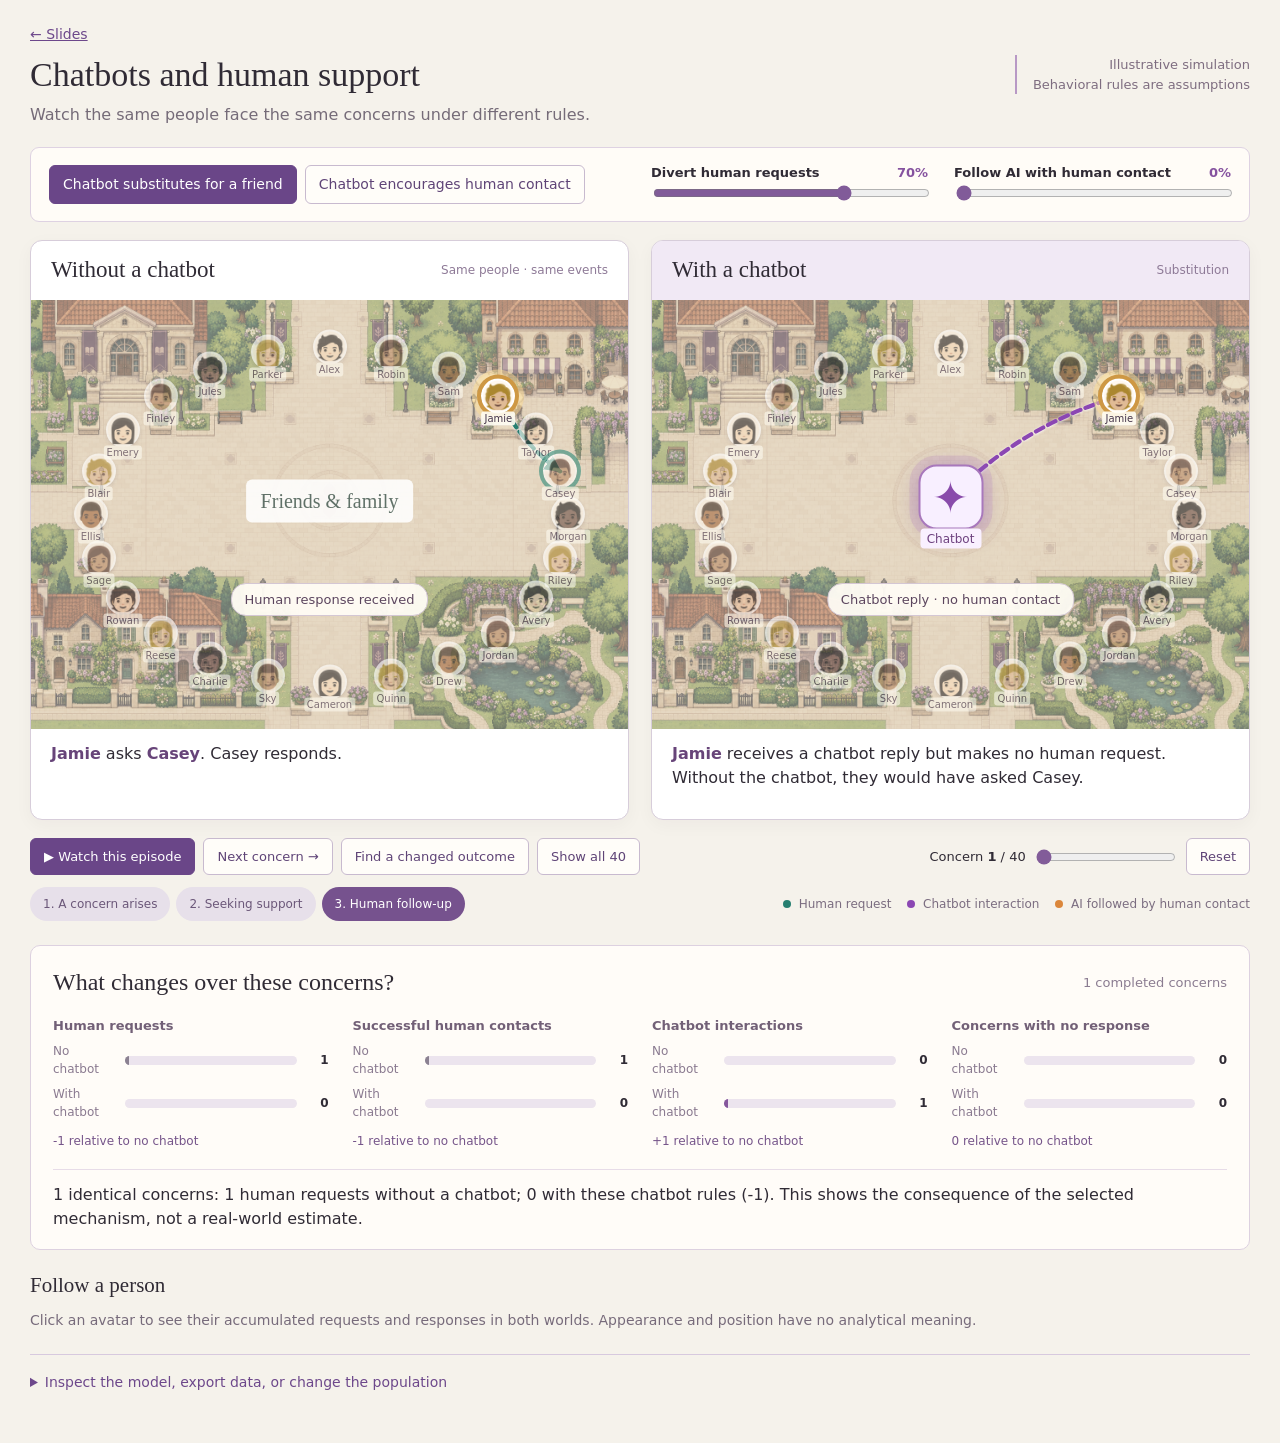
<file: public/lab/index.html>
<!doctype html><html lang="en"><meta charset="utf-8"><meta name="viewport" content="width=device-width,initial-scale=1"><title>Chatbots and human support — interactive research model</title><link rel="stylesheet" href="lab.css"><main>
<header><div><a href="/#11">← Slides</a><h1>Chatbots and human support</h1><p>Watch the same people face the same concerns under different rules.</p></div><span class="disclaimer">Illustrative simulation<br>Behavioral rules are assumptions</span></header>
<section class="controls"><div class="presets" role="group" aria-label="Choose a mechanism"><button id="sub" class="active">Chatbot substitutes for a friend</button><button id="bridge">Chatbot encourages human contact</button></div><div class="sliders"><label>Divert human requests <output id="sval">70%</output><input id="s" type="range" min="0" max="100" step="10" value="70"></label><label>Follow AI with human contact <output id="bval">0%</output><input id="b" type="range" min="0" max="100" step="10" value="0"></label></div></section>
<div class="worlds"><section class="world-card"><div class="world-heading"><h2>Without a chatbot</h2><span>Same people · same events</span></div><div id="base-world" class="world"><img class="backdrop" src="neighborhood.png" alt="Illustrated neighborhood"><svg class="routes" viewBox="0 0 1000 720" aria-label="Visible human support requests"></svg><div class="people"></div><div class="center-label">Friends &amp; family</div><div class="event-label" aria-live="polite"></div></div><div id="base-story" class="story"></div></section>
<section class="world-card scenario"><div class="world-heading"><h2 id="scenario-title">With a chatbot</h2><span id="scenario-tag">Substitution</span></div><div id="changed-world" class="world"><img class="backdrop" src="neighborhood.png" alt="The identical illustrated neighborhood"><svg class="routes" viewBox="0 0 1000 720" aria-label="Human and chatbot support routes"></svg><div class="people"></div><div class="chatbot" aria-label="Chatbot">✦<span>Chatbot</span></div><div class="event-label" aria-live="polite"></div></div><div id="changed-story" class="story"></div></section></div>
<section class="playback"><div><button id="play" class="primary">▶ Watch this episode</button><button id="next">Next concern →</button><button id="changed">Find a changed outcome</button><button id="finish">Show all 40</button></div><div class="progress"><label for="episode">Concern <b id="episode-count">1</b> / 40</label><input id="episode" type="range" min="0" max="39" value="0"><button id="reset">Reset</button></div></section>
<div class="phases" role="group" aria-label="Episode stages"><button data-phase="0" class="active">1. A concern arises</button><button data-phase="1">2. Seeking support</button><button data-phase="2">3. Human follow-up</button><span><i class="dot human"></i> Human request <i class="dot ai"></i> Chatbot interaction <i class="dot follow"></i> AI followed by human contact</span></div>
<section class="results"><div class="result-heading"><h2>What changes over these concerns?</h2><span id="coverage">0 completed concerns</span></div><div id="metrics" class="metrics"></div><p id="comparison" aria-live="polite"></p></section>
<section class="person-panel"><h3 id="person-title">Follow a person</h3><p id="person-info">Click an avatar to see their accumulated requests and responses in both worlds. Appearance and position have no analytical meaning.</p></section>
<details class="methods"><summary>Inspect the model, export data, or change the population</summary><p>Twenty-four fictional people experience forty sequential personal concerns. Concerns do not represent equal intervals of time. Without a chatbot, each concern has a 70% probability of producing a request to one of three fixed contacts. The recipient responds with an individual probability between 55% and 95%.</p><p>Substitution diverts the selected share of would-be human requests to a chatbot. Of concerns that would not produce a human request, 70% instead go to the available chatbot. The follow-up slider sets the share of chatbot interactions followed by a human request. A chatbot always responds in this model; response quality and wellbeing are not modeled. “No response” means neither a chatbot reply nor a successful human response. A human request can occur without receiving a response.</p><p>Both worlds use the same people, recipients and random draws. The highlighted routes correspond to the displayed event; faint routes show earlier human requests. There is no relationship erosion, learning, feedback or competition for a friend's time. Counts are consequences of these assumptions, not estimates of real chatbot effects or long-term social isolation. Follow-up sequences alone would not establish a causal mechanism in observational data.</p><div class="actions"><button id="export">Export paired 40-concern data</button><button id="new-world">New population and events</button><a href="mechanisms.mjs">Model source</a><a href="selection.html">Earlier randomized-study sandbox</a><a href="/artifacts/study-protocol.pdf">Proposed empirical study</a></div><p id="seed-label">Population and event seed: 41</p></details>
</main><script type="module" src="lab.js"></script></html>
</file>
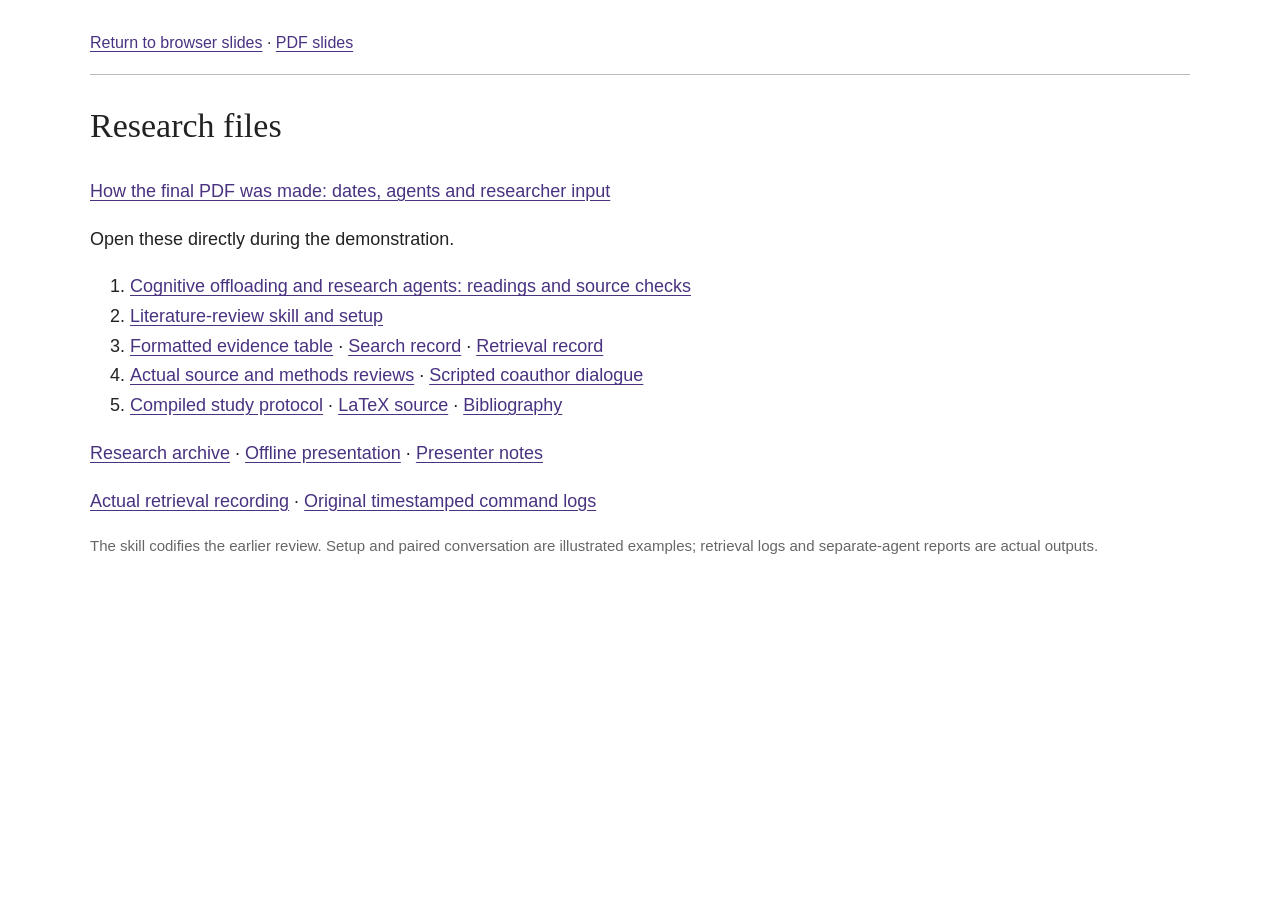
<file: public/workshop/index.html>
<!doctype html><html lang="en"><meta charset="utf-8"><meta name="viewport" content="width=device-width,initial-scale=1"><title>Research files — NYU Sociology</title><link rel="stylesheet" href="style.css"><main><nav><a href="/">Return to browser slides</a> · <a href="/artifacts/presentation.pdf">PDF slides</a></nav><h1>Research files</h1><p><a href="production.html">How the final PDF was made: dates, agents and researcher input</a></p><p>Open these directly during the demonstration.</p><ol><li><a href="opening.html">Cognitive offloading and research agents: readings and source checks</a></li><li><a href="howto.html">Literature-review skill and setup</a></li><li><a href="evidence.html">Formatted evidence table</a> · <a href="/artifacts/search-log.md">Search record</a> · <a href="/artifacts/retrieval-manifest.json">Retrieval record</a></li><li><a href="reviews.html">Actual source and methods reviews</a> · <a href="coauthor.html">Scripted coauthor dialogue</a></li><li><a href="/artifacts/study-protocol.pdf">Compiled study protocol</a> · <a href="/artifacts/study-protocol.tex">LaTeX source</a> · <a href="/artifacts/references.bib">Bibliography</a></li></ol><p><a href="/artifacts/research-package.zip">Research archive</a> · <a href="/artifacts/local-presentation.zip">Offline presentation</a> · <a href="/artifacts/speaker-notes.md">Presenter notes</a></p><p><a href="/artifacts/sources.mp4">Actual retrieval recording</a> · <a href="/artifacts/recordings.zip">Original timestamped command logs</a></p><p class="meta">The skill codifies the earlier review. Setup and paired conversation are illustrated examples; retrieval logs and separate-agent reports are actual outputs.</p></main><script>if(["localhost","127.0.0.1"].includes(location.hostname)){document.querySelector('a[href$="local-presentation.zip"]')?.remove()}</script></html>
</file>
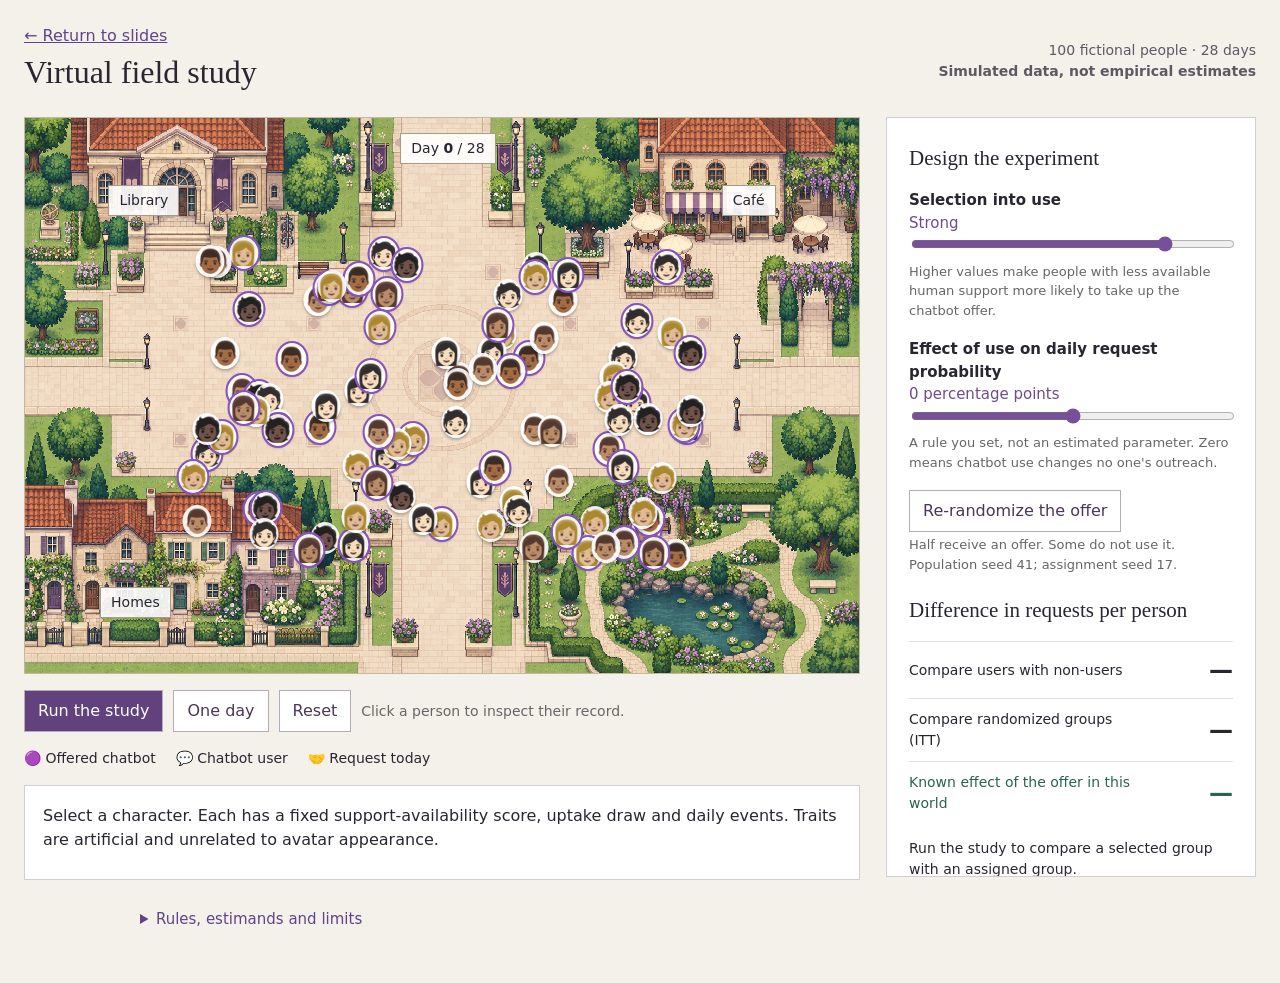
<file: public/lab/selection.html>
<!doctype html><html lang="en"><meta charset="utf-8"><meta name="viewport" content="width=device-width,initial-scale=1"><title>Virtual field study — NYU Sociology</title><link rel="stylesheet" href="selection.css"><main><header><div><a href="/#11">← Return to slides</a><h1>Virtual field study</h1></div><p>100 fictional people · 28 days<br><strong>Simulated data, not empirical estimates</strong></p></header><div class="layout"><section class="world-panel"><div class="world" id="world"><img src="neighborhood.png" alt="Pixel-art university neighborhood with a library, café and open plaza"><div class="place library">Library</div><div class="place cafe">Café</div><div class="place homes">Homes</div><div id="people"></div><div class="day">Day <b id="day">0</b> / 28</div></div><div class="transport"><button id="run">Run the study</button><button id="step">One day</button><button id="reset">Reset</button><span>Click a person to inspect their record.</span></div><div class="legend"><span>🟣 Offered chatbot</span><span>💬 Chatbot user</span><span>🤝 Request today</span></div><div id="person" aria-live="polite">Select a character. Each has a fixed support-availability score, uptake draw and daily events. Traits are artificial and unrelated to avatar appearance.</div></section><aside><h2>Design the experiment</h2><label>Selection into use <output id="selvalue">Strong</output><input id="selection" type="range" min="0" max="100" value="80"></label><p class="hint">Higher values make people with less available human support more likely to take up the chatbot offer.</p><label>Effect of use on daily request probability <output id="effectvalue">0 percentage points</output><input id="effect" type="range" min="-15" max="15" step="5" value="0"></label><p class="hint">A rule you set, not an estimated parameter. Zero means chatbot use changes no one's outreach.</p><button id="randomize">Re-randomize the offer</button><p class="hint">Half receive an offer. Some do not use it. Population seed 41; assignment seed <span id="seed">17</span>.</p><div class="results" aria-live="polite"><h2>Difference in requests per person</h2><div class="result"><span>Compare users with non-users</span><strong id="naive">—</strong></div><div class="result"><span>Compare randomized groups (ITT)</span><strong id="itt">—</strong></div><div class="result truth"><span>Known effect of the offer in this world</span><strong id="truth">—</strong></div><p id="interpretation">Run the study to compare a selected group with an assigned group.</p></div><details><summary>Repeat 200 randomized assignments</summary><p>Keep the population and events fixed. Reassign the offer 200 times to see the two estimators' mean and sampling spread.</p><button id="repeat">Run 200 assignments</button><div id="repeated"></div></details><p><button id="export">Export simulated data</button> <a href="model.mjs">Inspect model code</a></p></aside></div><details class="methods"><summary>Rules, estimands and limits</summary><p>For each person, support availability is uniform on [0,1]. Without chatbot use, the probability of one human-directed support request on a day is 0.10 + 0.60 × availability. Uptake probability is 0.55 + selection × (0.5 − availability), clipped to [0.01,0.99]. Use requires a randomized offer and a fixed uptake draw below that probability. The effect slider adds to daily request probability for users, also clipped. There is at most one request per day. Shared daily uniform draws produce paired potential outcomes.</p><p>The known effect averages each person's difference in requests under an offer versus no offer. ITT compares observed requests across randomized offer groups. The users/non-users contrast conditions on actual uptake and is not generally causal. Randomization need not balance a single small sample. Repeated assignments show sampling variation, not uncertainty about whether these behavioral rules describe reality.</p><p>There is no friendship network, spillover, outside chatbot access, attrition, outcome misreporting or relationship change. The visible town is an interface, not a spatial model; avatar motion and appearance carry no analytical meaning. This is a transparent teaching and design sandbox, not evidence about actual chatbot effects. It can be extended to examine proposed estimators before collecting data.</p><p><a href="/artifacts/study-protocol.pdf">Open the proposed real-world study</a> · <a href="/workshop/index.html">All research files</a></p></details></main><script type="module" src="selection.js"></script></html>
</file>
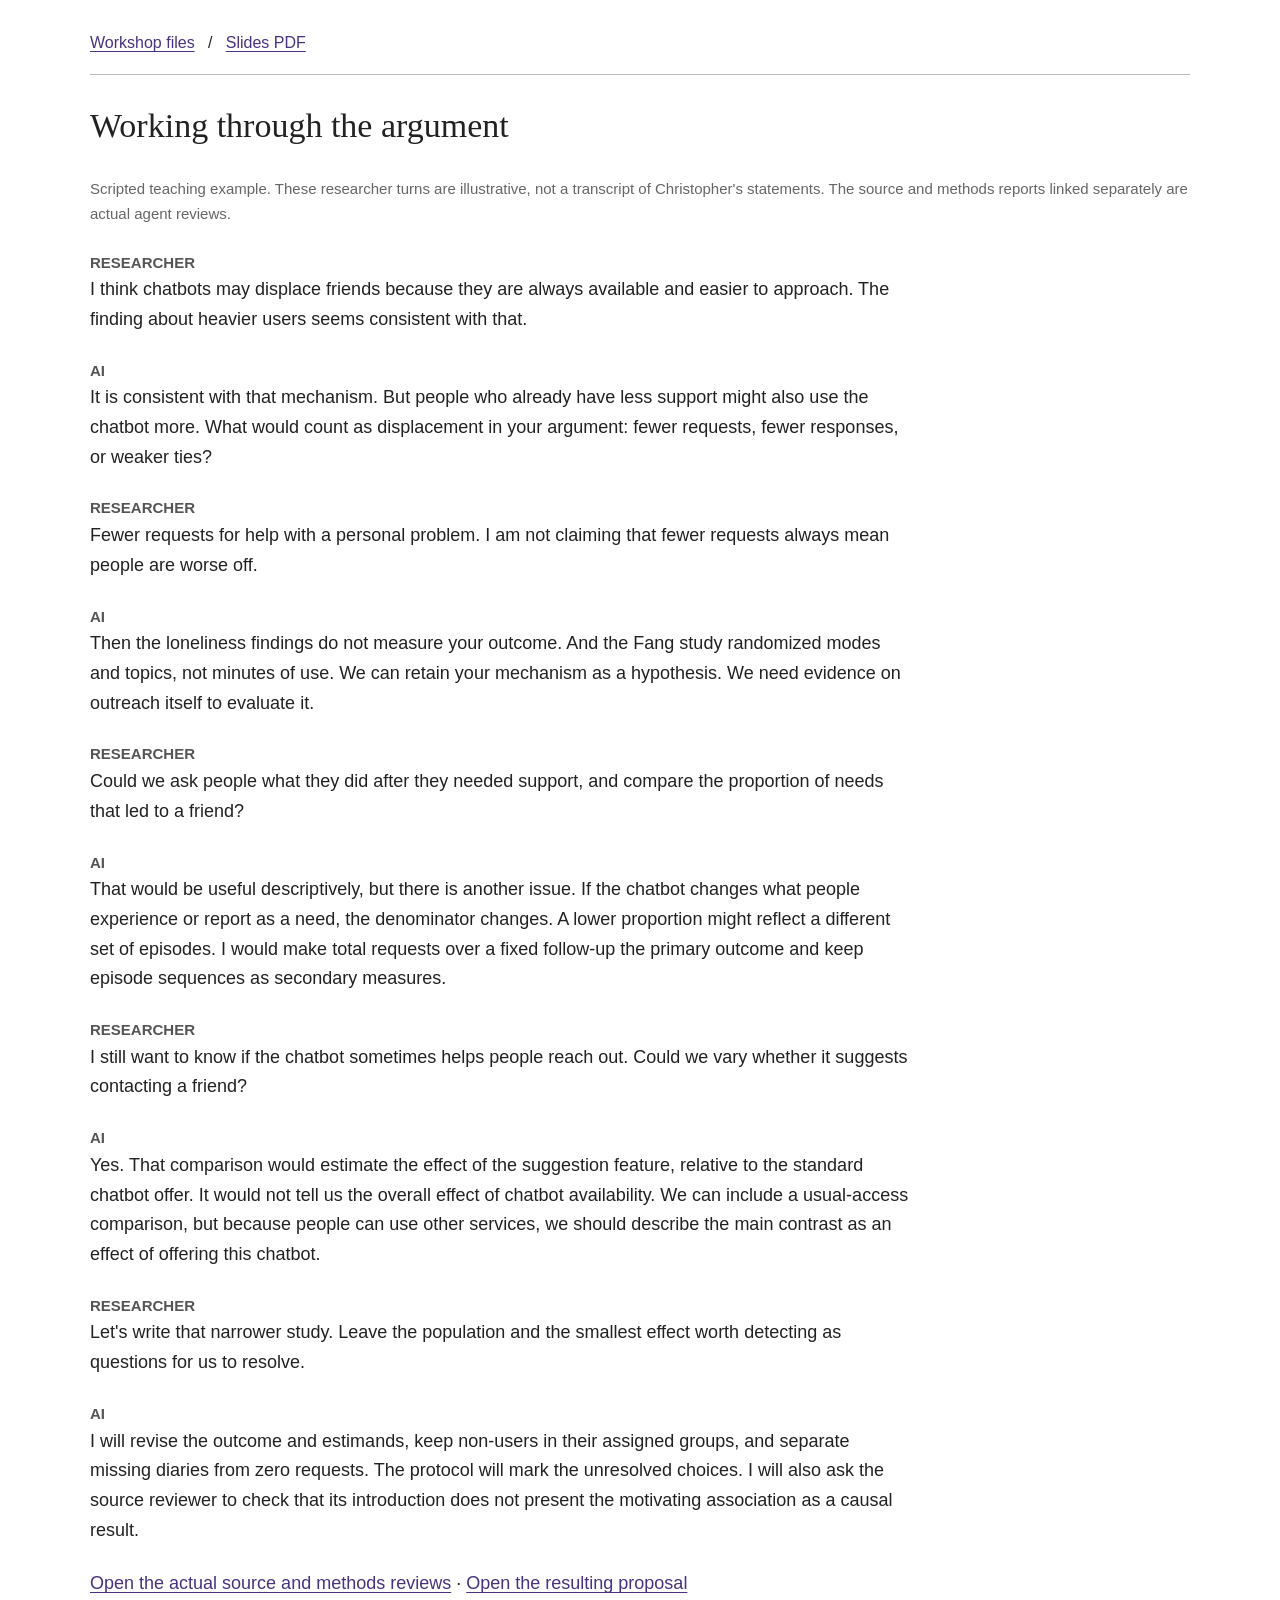
<file: public/workshop/coauthor.html>
<!doctype html><html lang="en"><meta charset="utf-8"><meta name="viewport" content="width=device-width,initial-scale=1"><title>Working through the argument</title><link rel="stylesheet" href="style.css"><main><nav><a href="/workshop/index.html">Workshop files</a> &nbsp; / &nbsp; <a href="/artifacts/presentation.pdf">Slides PDF</a></nav><h1>Working through the argument</h1><p class="meta">Scripted teaching example. These researcher turns are illustrative, not a transcript of Christopher&#x27;s statements. The source and methods reports linked separately are actual agent reviews.</p><div class="dialogue"><p><b>RESEARCHER</b>I think chatbots may displace friends because they are always available and easier to approach. The finding about heavier users seems consistent with that.</p><p><b>AI</b>It is consistent with that mechanism. But people who already have less support might also use the chatbot more. What would count as displacement in your argument: fewer requests, fewer responses, or weaker ties?</p><p><b>RESEARCHER</b>Fewer requests for help with a personal problem. I am not claiming that fewer requests always mean people are worse off.</p><p><b>AI</b>Then the loneliness findings do not measure your outcome. And the Fang study randomized modes and topics, not minutes of use. We can retain your mechanism as a hypothesis. We need evidence on outreach itself to evaluate it.</p><p><b>RESEARCHER</b>Could we ask people what they did after they needed support, and compare the proportion of needs that led to a friend?</p><p><b>AI</b>That would be useful descriptively, but there is another issue. If the chatbot changes what people experience or report as a need, the denominator changes. A lower proportion might reflect a different set of episodes. I would make total requests over a fixed follow-up the primary outcome and keep episode sequences as secondary measures.</p><p><b>RESEARCHER</b>I still want to know if the chatbot sometimes helps people reach out. Could we vary whether it suggests contacting a friend?</p><p><b>AI</b>Yes. That comparison would estimate the effect of the suggestion feature, relative to the standard chatbot offer. It would not tell us the overall effect of chatbot availability. We can include a usual-access comparison, but because people can use other services, we should describe the main contrast as an effect of offering this chatbot.</p><p><b>RESEARCHER</b>Let&#x27;s write that narrower study. Leave the population and the smallest effect worth detecting as questions for us to resolve.</p><p><b>AI</b>I will revise the outcome and estimands, keep non-users in their assigned groups, and separate missing diaries from zero requests. The protocol will mark the unresolved choices. I will also ask the source reviewer to check that its introduction does not present the motivating association as a causal result.
</p></div><p><a href="reviews.html">Open the actual source and methods reviews</a> · <a href="/artifacts/study-protocol.pdf">Open the resulting proposal</a></p></main></html>
</file>
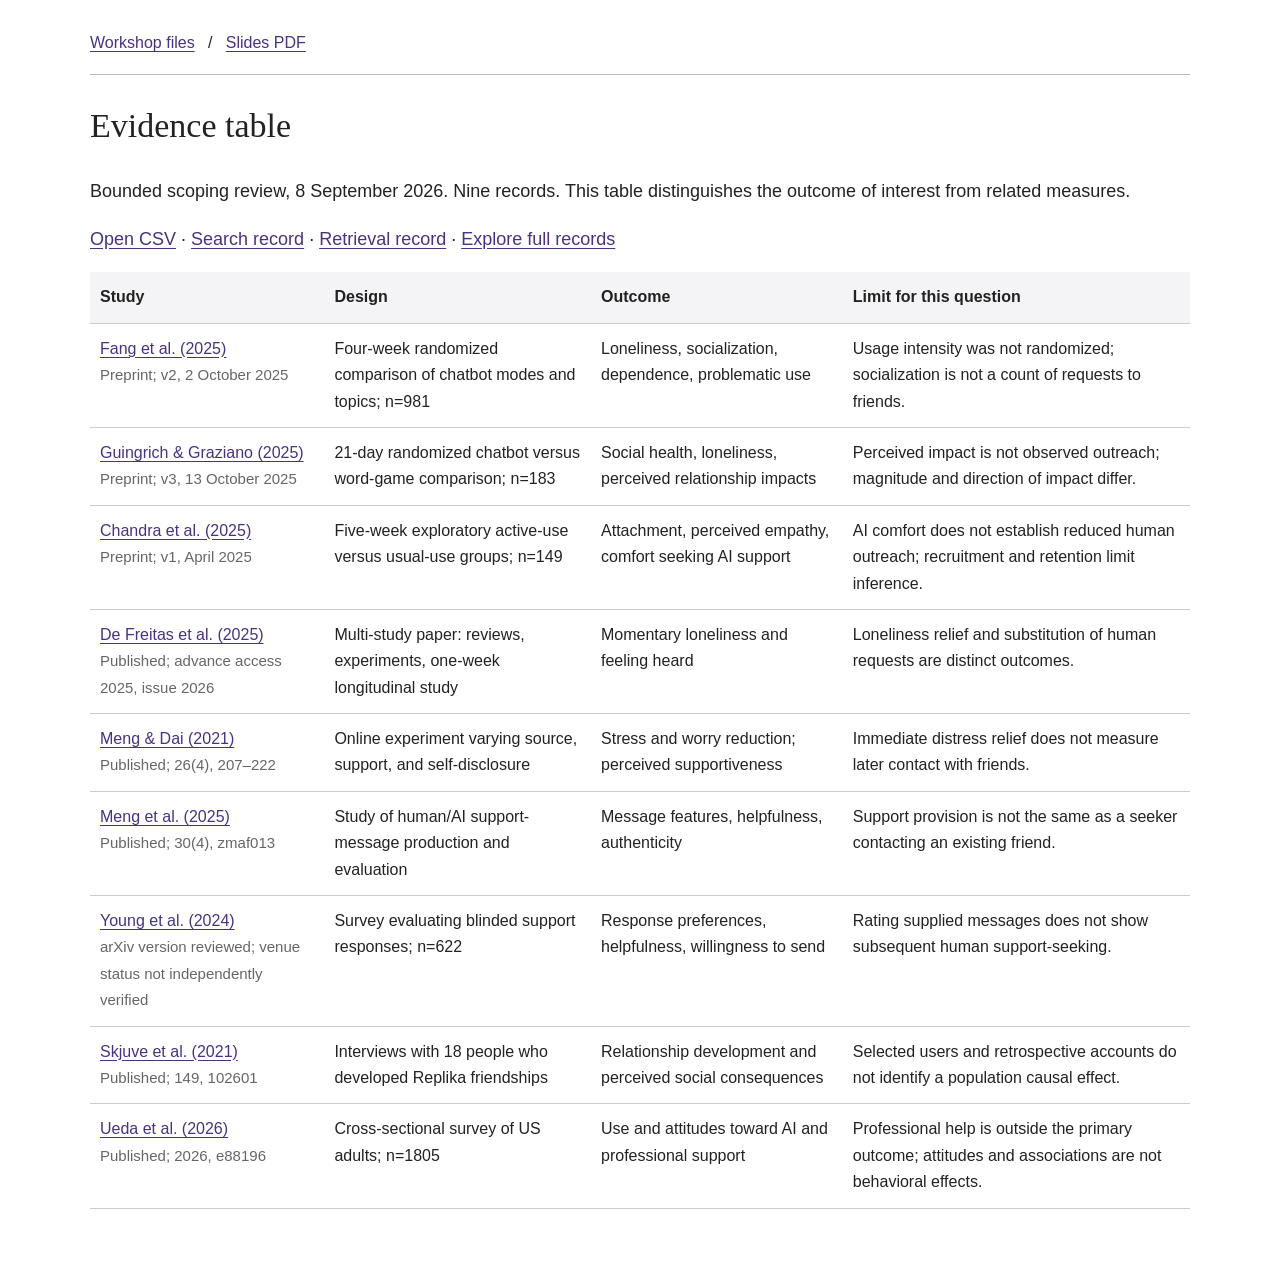
<file: public/workshop/evidence.html>
<!doctype html><html lang="en"><meta charset="utf-8"><meta name="viewport" content="width=device-width,initial-scale=1"><title>Evidence table</title><link rel="stylesheet" href="style.css"><main><nav><a href="/workshop/index.html">Workshop files</a> &nbsp; / &nbsp; <a href="/artifacts/presentation.pdf">Slides PDF</a></nav><h1>Evidence table</h1><p>Bounded scoping review, 8 September 2026. Nine records. This table distinguishes the outcome of interest from related measures.</p><p><a href="/artifacts/evidence.csv">Open CSV</a> · <a href="/artifacts/search-log.md">Search record</a> · <a href="/artifacts/retrieval-manifest.json">Retrieval record</a> · <a href="explorer.html">Explore full records</a></p><div class="tablewrap"><table><thead><tr><th>Study</th><th>Design</th><th>Outcome</th><th>Limit for this question</th></tr></thead><tbody><tr><td><a href="https://arxiv.org/html/2503.17473v2">Fang et al. (2025)</a><br><small>Preprint; v2, 2 October 2025</small></td><td>Four-week randomized comparison of chatbot modes and topics; n=981</td><td>Loneliness, socialization, dependence, problematic use</td><td>Usage intensity was not randomized; socialization is not a count of requests to friends.</td></tr><tr><td><a href="https://arxiv.org/html/2509.19515v3">Guingrich &amp; Graziano (2025)</a><br><small>Preprint; v3, 13 October 2025</small></td><td>21-day randomized chatbot versus word-game comparison; n=183</td><td>Social health, loneliness, perceived relationship impacts</td><td>Perceived impact is not observed outreach; magnitude and direction of impact differ.</td></tr><tr><td><a href="https://arxiv.org/html/2504.14112v1">Chandra et al. (2025)</a><br><small>Preprint; v1, April 2025</small></td><td>Five-week exploratory active-use versus usual-use groups; n=149</td><td>Attachment, perceived empathy, comfort seeking AI support</td><td>AI comfort does not establish reduced human outreach; recruitment and retention limit inference.</td></tr><tr><td><a href="https://www.hbs.edu/ris/Publication%20Files/AI%20Companions%20Reduce%20Loneliness%2011.7.2025_57451c02-8047-4e0d-abfc-55841f64166d.pdf">De Freitas et al. (2025)</a><br><small>Published; advance access 2025, issue 2026</small></td><td>Multi-study paper: reviews, experiments, one-week longitudinal study</td><td>Momentary loneliness and feeling heard</td><td>Loneliness relief and substitution of human requests are distinct outcomes.</td></tr><tr><td><a href="https://scholars.cityu.edu.hk/en/publications/emotional-support-from-ai-chatbots-should-a-supportive-partner-se/">Meng &amp; Dai (2021)</a><br><small>Published; 26(4), 207–222</small></td><td>Online experiment varying source, support, and self-disclosure</td><td>Stress and worry reduction; perceived supportiveness</td><td>Immediate distress relief does not measure later contact with friends.</td></tr><tr><td><a href="https://academic.oup.com/jcmc/article/30/4/zmaf013/8200809">Meng et al. (2025)</a><br><small>Published; 30(4), zmaf013</small></td><td>Study of human/AI support-message production and evaluation</td><td>Message features, helpfulness, authenticity</td><td>Support provision is not the same as a seeker contacting an existing friend.</td></tr><tr><td><a href="https://arxiv.org/html/2405.02711v1">Young et al. (2024)</a><br><small>arXiv version reviewed; venue status not independently verified</small></td><td>Survey evaluating blinded support responses; n=622</td><td>Response preferences, helpfulness, willingness to send</td><td>Rating supplied messages does not show subsequent human support-seeking.</td></tr><tr><td><a href="https://www.sintef.no/en/publications/publication/0198cc8570c8-9e3222db-61c3-4a0e-a6a5-115f3f7b1a33/">Skjuve et al. (2021)</a><br><small>Published; 149, 102601</small></td><td>Interviews with 18 people who developed Replika friendships</td><td>Relationship development and perceived social consequences</td><td>Selected users and retrospective accounts do not identify a population causal effect.</td></tr><tr><td><a href="https://mental.jmir.org/2026/1/e88196/">Ueda et al. (2026)</a><br><small>Published; 2026, e88196</small></td><td>Cross-sectional survey of US adults; n=1805</td><td>Use and attitudes toward AI and professional support</td><td>Professional help is outside the primary outcome; attitudes and associations are not behavioral effects.</td></tr></tbody></table></div></main></html>
</file>
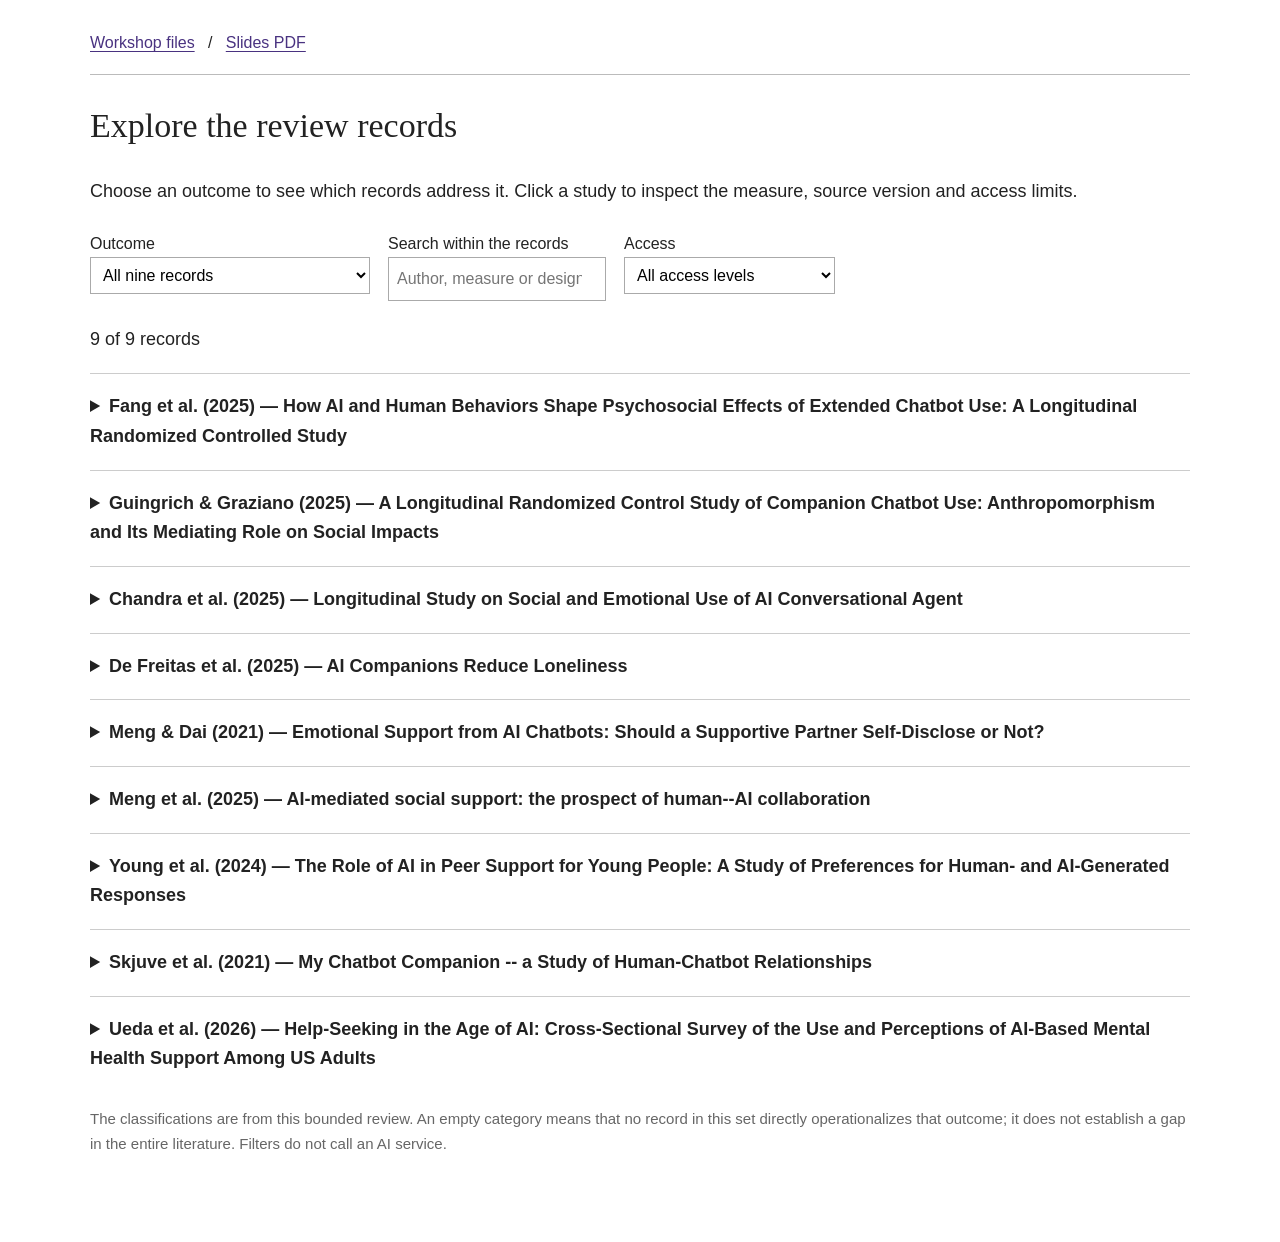
<file: public/workshop/explorer.html>
<!doctype html><html lang="en"><meta charset="utf-8"><meta name="viewport" content="width=device-width,initial-scale=1"><title>Explore the review records</title><link rel="stylesheet" href="style.css"><main><nav><a href="/workshop/index.html">Workshop files</a> &nbsp; / &nbsp; <a href="/artifacts/presentation.pdf">Slides PDF</a></nav><h1>Explore the review records</h1><p>Choose an outcome to see which records address it. Click a study to inspect the measure, source version and access limits.</p><div class="controls"><label>Outcome<select id="outcome"><option value="all">All nine records</option><option value="requests">Requests to friends and family</option><option value="loneliness">Loneliness relief</option><option value="social">Social health / socialization</option><option value="support">Support messages / evaluations</option><option value="relationship">Chatbot relationships / experience</option><option value="professional">Professional help attitudes</option></select></label><label>Search within the records<input id="query" type="search" placeholder="Author, measure or design"></label><label>Access<select id="access"><option value="all">All access levels</option><option value="full">Full text assessed</option><option value="abstract">Abstract / metadata only</option></select></label></div><p id="count" aria-live="polite"></p><div id="records"></div><p class="meta">The classifications are from this bounded review. An empty category means that no record in this set directly operationalizes that outcome; it does not establish a gap in the entire literature. Filters do not call an AI service.</p></main><script>const evidence=[{"key": "fang2025", "author": "Fang, Cathy Mengying and Liu, Auren R. and Danry, Valdemar and Lee, Eunhae and Chan, Samantha W. T. and Pataranutaporn, Pat and Maes, Pattie and Phang, Jason and Lampe, Michael and Ahmad, Lama and Agarwal, Sandhini", "short": "Fang et al.", "year": 2025, "title": "How AI and Human Behaviors Shape Psychosocial Effects of Extended Chatbot Use: A Longitudinal Randomized Controlled Study", "url": "https://arxiv.org/html/2503.17473v2", "doi": "10.48550/arXiv.2503.17473", "venue": "arXiv preprint, version 2", "status": "Preprint; v2, 2 October 2025", "access": "Full text", "design": "Four-week randomized comparison of chatbot modes and topics; n=981", "outcome": "Loneliness, socialization, dependence, problematic use", "finding": "Revised abstract reports no significant assigned-condition effects; heavier voluntary use is associated with worse outcomes.", "limit": "Usage intensity was not randomized; socialization is not a count of requests to friends.", "locator": "Abstract; Results; experimental design", "role": "Adjacent causal evidence", "category": "social"}, {"key": "guingrich2025", "author": "Guingrich, Rose E. and Graziano, Michael S. A.", "short": "Guingrich & Graziano", "year": 2025, "title": "A Longitudinal Randomized Control Study of Companion Chatbot Use: Anthropomorphism and Its Mediating Role on Social Impacts", "url": "https://arxiv.org/html/2509.19515v3", "doi": "10.48550/arXiv.2509.19515", "venue": "arXiv preprint, version 3", "status": "Preprint; v3, 13 October 2025", "access": "Full text", "design": "21-day randomized chatbot versus word-game comparison; n=183", "outcome": "Social health, loneliness, perceived relationship impacts", "finding": "No overall significant condition differences; perceived impacts vary with anthropomorphism.", "limit": "Perceived impact is not observed outreach; magnitude and direction of impact differ.", "locator": "Methods: Social Impact; Results; Appendix A", "role": "Adjacent causal evidence", "category": "social"}, {"key": "chandra2025", "author": "Chandra, Mohit and Hernandez, Javier and Ramos, Gonzalo and Ershadi, Mahsa and Bhattacharjee, Ananya and Amores, Judith and Okoli, Ebele and Paradiso, Ann and Warreth, Shahed and Suh, Jina", "short": "Chandra et al.", "year": 2025, "title": "Longitudinal Study on Social and Emotional Use of AI Conversational Agent", "url": "https://arxiv.org/html/2504.14112v1", "doi": "10.48550/arXiv.2504.14112", "venue": "arXiv preprint", "status": "Preprint; v1, April 2025", "access": "Full text", "design": "Five-week exploratory active-use versus usual-use groups; n=149", "outcome": "Attachment, perceived empathy, comfort seeking AI support", "finding": "Active users reported increased attachment and greater comfort seeking support from AI.", "limit": "AI comfort does not establish reduced human outreach; recruitment and retention limit inference.", "locator": "Methods 2.1; Results 3.1.5; Limitations 4.4", "role": "Mechanism context", "category": "relationship"}, {"key": "defreitas2025", "author": "De Freitas, Julian and O{\\u{g}}uz-U{\\u{g}}uralp, Zeliha and U{\\u{g}}uralp, Ahmet Kaan and Puntoni, Stefano", "short": "De Freitas et al.", "year": 2025, "title": "AI Companions Reduce Loneliness", "url": "https://www.hbs.edu/ris/Publication%20Files/AI%20Companions%20Reduce%20Loneliness%2011.7.2025_57451c02-8047-4e0d-abfc-55841f64166d.pdf", "doi": "10.1093/jcr/ucaf040", "venue": "Journal of Consumer Research", "status": "Published; advance access 2025, issue 2026", "access": "Full text, author-hosted published version", "design": "Multi-study paper: reviews, experiments, one-week longitudinal study", "outcome": "Momentary loneliness and feeling heard", "finding": "Chatbot interactions can reduce momentary loneliness; this does not establish lasting relief between interactions.", "limit": "Loneliness relief and substitution of human requests are distinct outcomes.", "locator": "Studies 2\u20135; General Discussion, author PDF p.19", "role": "Outcome distinction", "category": "loneliness"}, {"key": "meng2021", "author": "Meng, Jingbo and Dai, Yue Nancy", "short": "Meng & Dai", "year": 2021, "title": "Emotional Support from AI Chatbots: Should a Supportive Partner Self-Disclose or Not?", "url": "https://scholars.cityu.edu.hk/en/publications/emotional-support-from-ai-chatbots-should-a-supportive-partner-se/", "doi": "10.1093/jcmc/zmab005", "venue": "Journal of Computer-Mediated Communication", "status": "Published; 26(4), 207\u2013222", "access": "Institutional abstract and metadata; PDF retrieval failed", "design": "Online experiment varying source, support, and self-disclosure", "outcome": "Stress and worry reduction; perceived supportiveness", "finding": "Support effects depend on the partner and reciprocal self-disclosure.", "limit": "Immediate distress relief does not measure later contact with friends.", "locator": "Institutional abstract; methods not independently inspected", "role": "Mechanism context", "category": "support"}, {"key": "meng2025", "author": "Meng, Jingbo and Zhang, Renwen and Qin, Jiaqi and Lee, Yu-Jen and Lee, Yi-Chieh", "short": "Meng et al.", "year": 2025, "title": "AI-mediated social support: the prospect of human--AI collaboration", "url": "https://academic.oup.com/jcmc/article/30/4/zmaf013/8200809", "doi": "10.1093/jcmc/zmaf013", "venue": "Journal of Computer-Mediated Communication", "status": "Published; 30(4), zmaf013", "access": "Full text", "design": "Study of human/AI support-message production and evaluation", "outcome": "Message features, helpfulness, authenticity", "finding": "Patterns of human\u2013AI collaboration are associated with different message features and evaluations.", "limit": "Support provision is not the same as a seeker contacting an existing friend.", "locator": "Abstract; process-adoption model; Discussion", "role": "Bridging context, not a bridging estimate", "category": "support"}, {"key": "young2024", "author": "Young, Jordyn and Jawara, Laala M. and Nguyen, Diep N. and Daly, Brian and Huh-Yoo, Jina and Razi, Afsaneh", "short": "Young et al.", "year": 2024, "title": "The Role of AI in Peer Support for Young People: A Study of Preferences for Human- and AI-Generated Responses", "url": "https://arxiv.org/html/2405.02711v1", "doi": "10.48550/arXiv.2405.02711", "venue": "arXiv manuscript", "status": "arXiv version reviewed; venue status not independently verified", "access": "Full text", "design": "Survey evaluating blinded support responses; n=622", "outcome": "Response preferences, helpfulness, willingness to send", "finding": "Evaluations differ by response source and topic; AI responses were preferred for several topics.", "limit": "Rating supplied messages does not show subsequent human support-seeking.", "locator": "Methods 3.2; Results 4.1", "role": "Outcome distinction", "category": "support"}, {"key": "skjuve2021", "author": "Skjuve, Marita and F{\\o}lstad, Asbj{\\o}rn and Fostervold, Knut Inge and Brandtz{\\ae}g, Petter Bae", "short": "Skjuve et al.", "year": 2021, "title": "My Chatbot Companion -- a Study of Human-Chatbot Relationships", "url": "https://www.sintef.no/en/publications/publication/0198cc8570c8-9e3222db-61c3-4a0e-a6a5-115f3f7b1a33/", "doi": "10.1016/j.ijhcs.2021.102601", "venue": "International Journal of Human-Computer Studies", "status": "Published; 149, 102601", "access": "Institutional abstract and metadata; full-text redirect unavailable", "design": "Interviews with 18 people who developed Replika friendships", "outcome": "Relationship development and perceived social consequences", "finding": "Participants described valued chatbot relationships and mixed wider social effects.", "limit": "Selected users and retrospective accounts do not identify a population causal effect.", "locator": "Institutional abstract", "role": "Qualitative mechanism context", "category": "relationship"}, {"key": "ueda2026", "author": "Ueda, Michiko and Birnbaum, Michael L. and Liu, Yanhong and Yu, Qingyi and Tian, Xihe and Mirer, Anna and Ramanathan, Seethalakshmi and Sinyor, Mark", "short": "Ueda et al.", "year": 2026, "title": "Help-Seeking in the Age of AI: Cross-Sectional Survey of the Use and Perceptions of AI-Based Mental Health Support Among US Adults", "url": "https://mental.jmir.org/2026/1/e88196/", "doi": "10.2196/88196", "venue": "JMIR Mental Health", "status": "Published; 2026, e88196", "access": "Full text", "design": "Cross-sectional survey of US adults; n=1805", "outcome": "Use and attitudes toward AI and professional support", "finding": "AI users held more favorable attitudes to AI support; attitudes toward human counselors did not vary by AI-use status.", "limit": "Professional help is outside the primary outcome; attitudes and associations are not behavioral effects.", "locator": "Results: attitudes; Discussion", "role": "Boundary case; excluded from informal-support synthesis", "category": "professional"}];const out=document.querySelector('#records');function node(tag,text){const n=document.createElement(tag);n.textContent=text;return n}function render(){const cat=document.querySelector('#outcome').value,q=document.querySelector('#query').value.toLowerCase(),access=document.querySelector('#access').value;const rows=evidence.filter(e=>(cat==='all'||e.category===cat)&&JSON.stringify(e).toLowerCase().includes(q)&&(access==='all'||(access==='full'?e.access.toLowerCase().includes('full'):!e.access.toLowerCase().includes('full'))));out.replaceChildren();document.querySelector('#count').textContent=rows.length+' of 9 records';if(!rows.length){const p=node('p',cat==='requests'?'None of these records directly counts requests for informal support from friends and family. Reset the outcome to see the adjacent evidence.':'No records match these filters.');p.className='empty';out.append(p)}rows.forEach(e=>{const d=document.createElement('details');d.append(node('summary',e.short+' ('+e.year+') — '+e.title));[['Design',e.design],['Measured outcome',e.outcome],['Finding',e.finding],['Limit',e.limit],['Source location',e.locator],['Publication status',e.status],['Access',e.access]].forEach(([a,b])=>d.append(node('p',a+': '+b)));const a=node('a','Open the primary source');a.href=e.url;d.append(a);out.append(d)})}document.querySelectorAll('select,input').forEach(e=>e.addEventListener('input',render));render();</script></html>
</file>
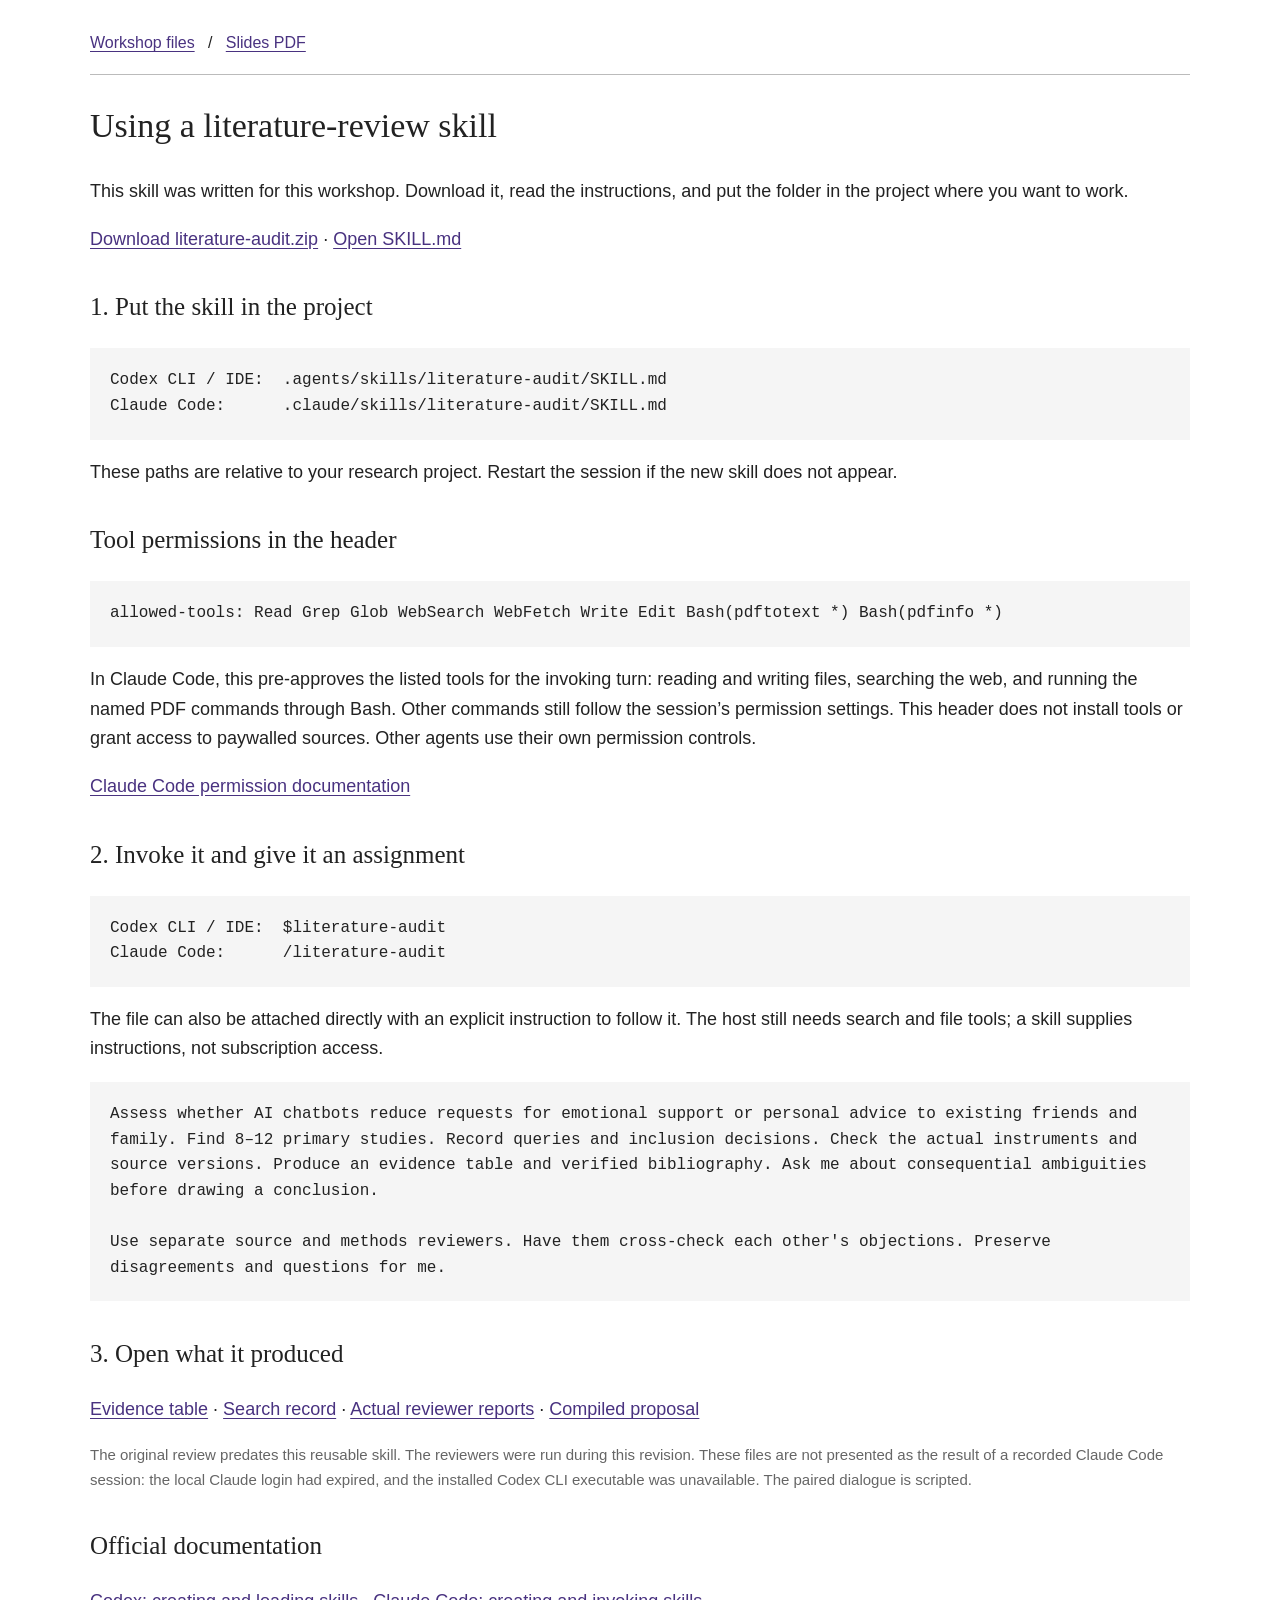
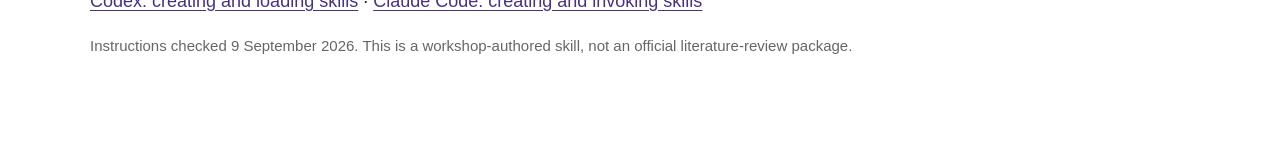
<file: public/workshop/howto.html>
<!doctype html><html lang="en"><meta charset="utf-8"><meta name="viewport" content="width=device-width,initial-scale=1"><title>Using a literature-review skill</title><link rel="stylesheet" href="style.css"><main><nav><a href="/workshop/index.html">Workshop files</a> &nbsp; / &nbsp; <a href="/artifacts/presentation.pdf">Slides PDF</a></nav><h1>Using a literature-review skill</h1><p>This skill was written for this workshop. Download it, read the instructions, and put the folder in the project where you want to work.</p><p><a href="/artifacts/literature-audit.zip">Download literature-audit.zip</a> · <a href="/artifacts/SKILL.md">Open SKILL.md</a></p><h2>1. Put the skill in the project</h2><pre>Codex CLI / IDE:  .agents/skills/literature-audit/SKILL.md
Claude Code:      .claude/skills/literature-audit/SKILL.md</pre><p>These paths are relative to your research project. Restart the session if the new skill does not appear.</p><h2>Tool permissions in the header</h2><pre>allowed-tools: Read Grep Glob WebSearch WebFetch Write Edit Bash(pdftotext *) Bash(pdfinfo *)</pre><p>In Claude Code, this pre-approves the listed tools for the invoking turn: reading and writing files, searching the web, and running the named PDF commands through Bash. Other commands still follow the session’s permission settings. This header does not install tools or grant access to paywalled sources. Other agents use their own permission controls.</p><p><a href="https://code.claude.com/docs/en/skills#pre-approve-tools-for-a-skill">Claude Code permission documentation</a></p><h2>2. Invoke it and give it an assignment</h2><pre>Codex CLI / IDE:  $literature-audit
Claude Code:      /literature-audit</pre><p>The file can also be attached directly with an explicit instruction to follow it. The host still needs search and file tools; a skill supplies instructions, not subscription access.</p><pre>Assess whether AI chatbots reduce requests for emotional support or personal advice to existing friends and family. Find 8–12 primary studies. Record queries and inclusion decisions. Check the actual instruments and source versions. Produce an evidence table and verified bibliography. Ask me about consequential ambiguities before drawing a conclusion.

Use separate source and methods reviewers. Have them cross-check each other's objections. Preserve disagreements and questions for me.</pre><h2>3. Open what it produced</h2><p><a href="evidence.html">Evidence table</a> · <a href="/artifacts/search-log.md">Search record</a> · <a href="reviews.html">Actual reviewer reports</a> · <a href="/artifacts/study-protocol.pdf">Compiled proposal</a></p><p class="meta">The original review predates this reusable skill. The reviewers were run during this revision. These files are not presented as the result of a recorded Claude Code session: the local Claude login had expired, and the installed Codex CLI executable was unavailable. The paired dialogue is scripted.</p><h2>Official documentation</h2><p><a href="https://learn.chatgpt.com/docs/build-skills">Codex: creating and loading skills</a> · <a href="https://code.claude.com/docs/en/skills">Claude Code: creating and invoking skills</a></p><p class="meta">Instructions checked 9 September 2026. This is a workshop-authored skill, not an official literature-review package.</p></main></html>
</file>
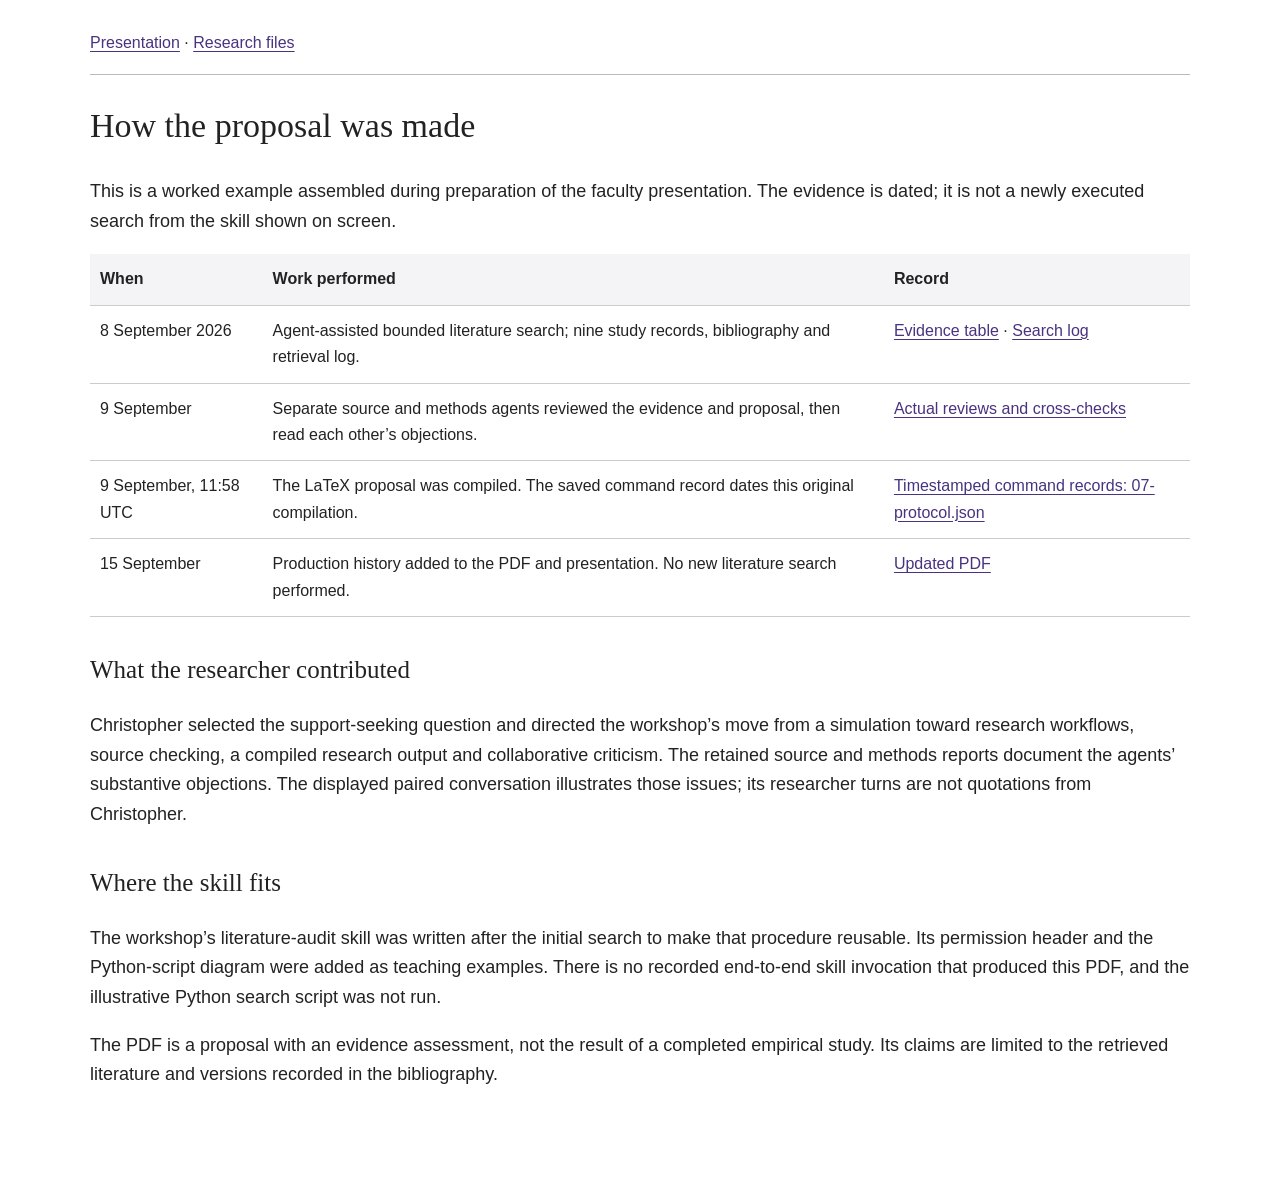
<file: public/workshop/production.html>
<!doctype html><html lang="en"><meta charset="utf-8"><meta name="viewport" content="width=device-width,initial-scale=1"><title>How the proposal was made</title><link rel="stylesheet" href="style.css"><main><nav><a href="/">Presentation</a> · <a href="index.html">Research files</a></nav><h1>How the proposal was made</h1><p>This is a worked example assembled during preparation of the faculty presentation. The evidence is dated; it is not a newly executed search from the skill shown on screen.</p><table><tr><th>When</th><th>Work performed</th><th>Record</th></tr><tr><td>8 September 2026</td><td>Agent-assisted bounded literature search; nine study records, bibliography and retrieval log.</td><td><a href="evidence.html">Evidence table</a> · <a href="/artifacts/search-log.md">Search log</a></td></tr><tr><td>9 September</td><td>Separate source and methods agents reviewed the evidence and proposal, then read each other’s objections.</td><td><a href="reviews.html">Actual reviews and cross-checks</a></td></tr><tr><td>9 September, 11:58 UTC</td><td>The LaTeX proposal was compiled. The saved command record dates this original compilation.</td><td><a href="/artifacts/recordings.zip">Timestamped command records: 07-protocol.json</a></td></tr><tr><td>15 September</td><td>Production history added to the PDF and presentation. No new literature search performed.</td><td><a href="/artifacts/study-protocol.pdf">Updated PDF</a></td></tr></table><h2>What the researcher contributed</h2><p>Christopher selected the support-seeking question and directed the workshop’s move from a simulation toward research workflows, source checking, a compiled research output and collaborative criticism. The retained source and methods reports document the agents’ substantive objections. The displayed paired conversation illustrates those issues; its researcher turns are not quotations from Christopher.</p><h2>Where the skill fits</h2><p>The workshop’s literature-audit skill was written after the initial search to make that procedure reusable. Its permission header and the Python-script diagram were added as teaching examples. There is no recorded end-to-end skill invocation that produced this PDF, and the illustrative Python search script was not run.</p><p>The PDF is a proposal with an evidence assessment, not the result of a completed empirical study. Its claims are limited to the retrieved literature and versions recorded in the bibliography.</p></main></html>
</file>
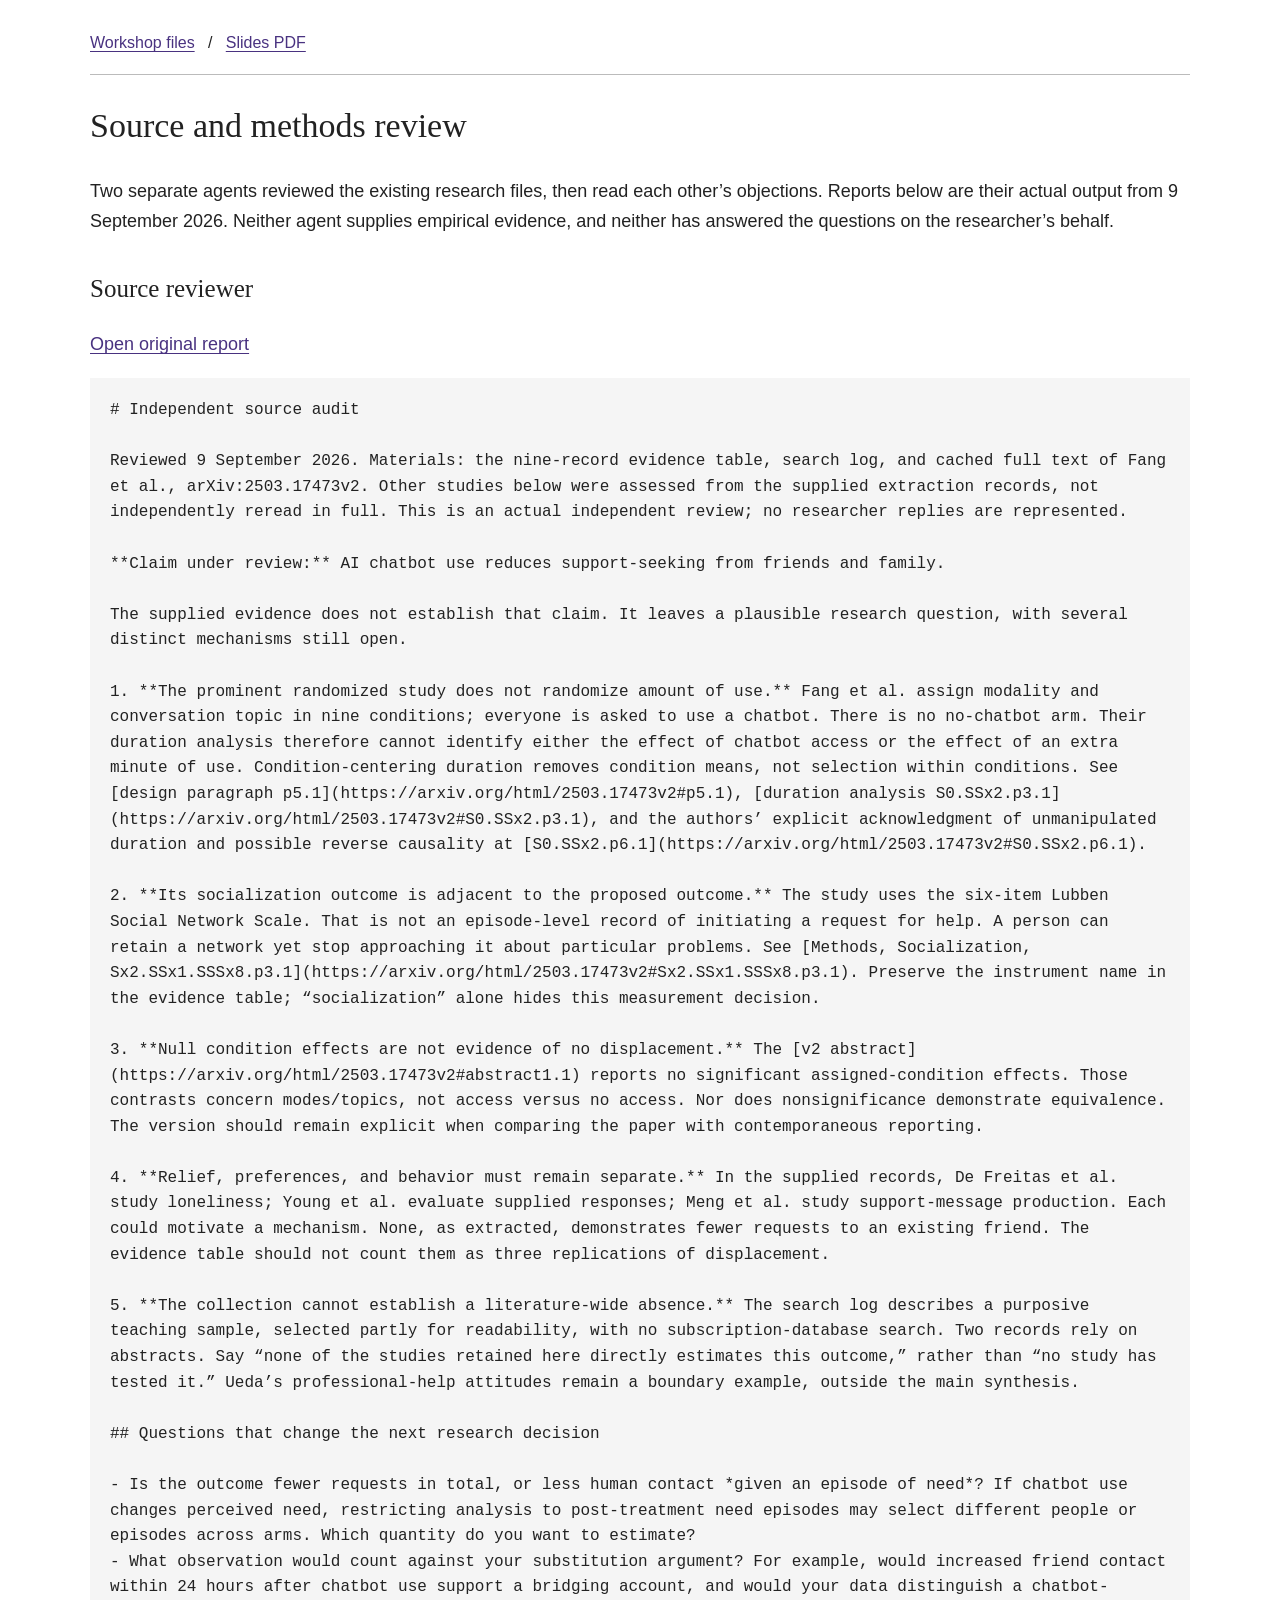
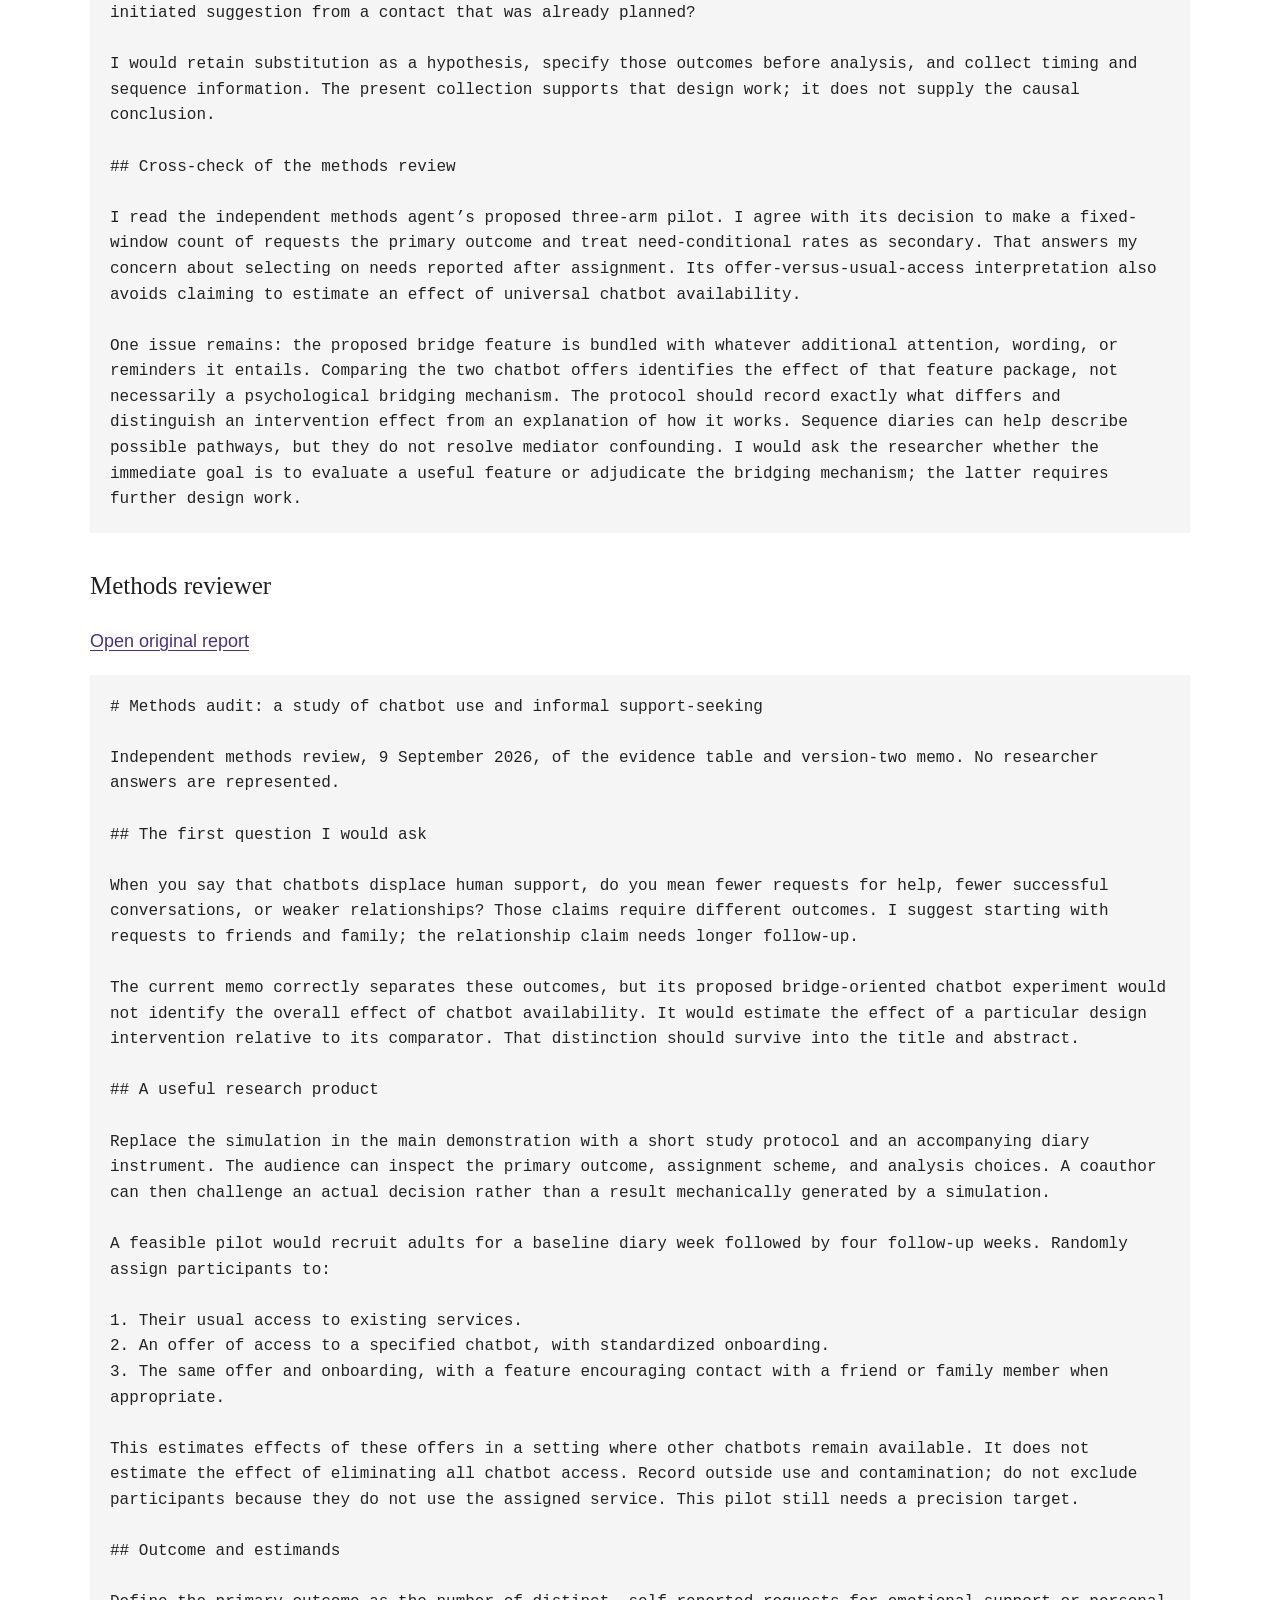
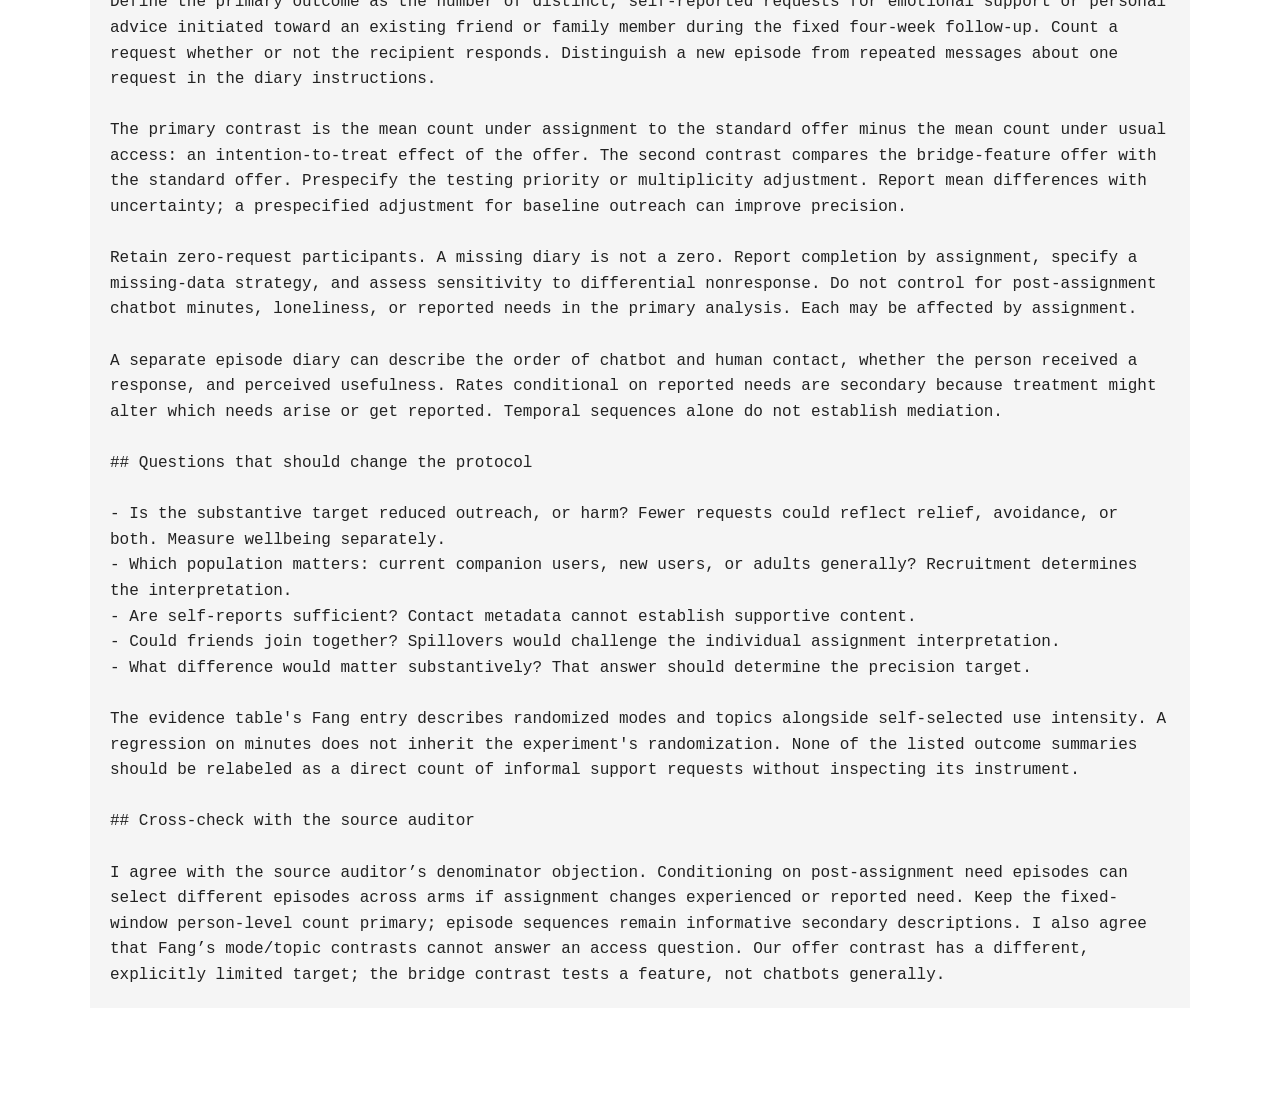
<file: public/workshop/reviews.html>
<!doctype html><html lang="en"><meta charset="utf-8"><meta name="viewport" content="width=device-width,initial-scale=1"><title>Source and methods review</title><link rel="stylesheet" href="style.css"><main><nav><a href="/workshop/index.html">Workshop files</a> &nbsp; / &nbsp; <a href="/artifacts/presentation.pdf">Slides PDF</a></nav><h1>Source and methods review</h1><p>Two separate agents reviewed the existing research files, then read each other’s objections. Reports below are their actual output from 9 September 2026. Neither agent supplies empirical evidence, and neither has answered the questions on the researcher’s behalf.</p><h2>Source reviewer</h2><p><a href="/artifacts/source-audit.md">Open original report</a></p><pre># Independent source audit

Reviewed 9 September 2026. Materials: the nine-record evidence table, search log, and cached full text of Fang et al., arXiv:2503.17473v2. Other studies below were assessed from the supplied extraction records, not independently reread in full. This is an actual independent review; no researcher replies are represented.

**Claim under review:** AI chatbot use reduces support-seeking from friends and family.

The supplied evidence does not establish that claim. It leaves a plausible research question, with several distinct mechanisms still open.

1. **The prominent randomized study does not randomize amount of use.** Fang et al. assign modality and conversation topic in nine conditions; everyone is asked to use a chatbot. There is no no-chatbot arm. Their duration analysis therefore cannot identify either the effect of chatbot access or the effect of an extra minute of use. Condition-centering duration removes condition means, not selection within conditions. See [design paragraph p5.1](https://arxiv.org/html/2503.17473v2#p5.1), [duration analysis S0.SSx2.p3.1](https://arxiv.org/html/2503.17473v2#S0.SSx2.p3.1), and the authors’ explicit acknowledgment of unmanipulated duration and possible reverse causality at [S0.SSx2.p6.1](https://arxiv.org/html/2503.17473v2#S0.SSx2.p6.1).

2. **Its socialization outcome is adjacent to the proposed outcome.** The study uses the six-item Lubben Social Network Scale. That is not an episode-level record of initiating a request for help. A person can retain a network yet stop approaching it about particular problems. See [Methods, Socialization, Sx2.SSx1.SSSx8.p3.1](https://arxiv.org/html/2503.17473v2#Sx2.SSx1.SSSx8.p3.1). Preserve the instrument name in the evidence table; “socialization” alone hides this measurement decision.

3. **Null condition effects are not evidence of no displacement.** The [v2 abstract](https://arxiv.org/html/2503.17473v2#abstract1.1) reports no significant assigned-condition effects. Those contrasts concern modes/topics, not access versus no access. Nor does nonsignificance demonstrate equivalence. The version should remain explicit when comparing the paper with contemporaneous reporting.

4. **Relief, preferences, and behavior must remain separate.** In the supplied records, De Freitas et al. study loneliness; Young et al. evaluate supplied responses; Meng et al. study support-message production. Each could motivate a mechanism. None, as extracted, demonstrates fewer requests to an existing friend. The evidence table should not count them as three replications of displacement.

5. **The collection cannot establish a literature-wide absence.** The search log describes a purposive teaching sample, selected partly for readability, with no subscription-database search. Two records rely on abstracts. Say “none of the studies retained here directly estimates this outcome,” rather than “no study has tested it.” Ueda’s professional-help attitudes remain a boundary example, outside the main synthesis.

## Questions that change the next research decision

- Is the outcome fewer requests in total, or less human contact *given an episode of need*? If chatbot use changes perceived need, restricting analysis to post-treatment need episodes may select different people or episodes across arms. Which quantity do you want to estimate?
- What observation would count against your substitution argument? For example, would increased friend contact within 24 hours after chatbot use support a bridging account, and would your data distinguish a chatbot-initiated suggestion from a contact that was already planned?

I would retain substitution as a hypothesis, specify those outcomes before analysis, and collect timing and sequence information. The present collection supports that design work; it does not supply the causal conclusion.

## Cross-check of the methods review

I read the independent methods agent’s proposed three-arm pilot. I agree with its decision to make a fixed-window count of requests the primary outcome and treat need-conditional rates as secondary. That answers my concern about selecting on needs reported after assignment. Its offer-versus-usual-access interpretation also avoids claiming to estimate an effect of universal chatbot availability.

One issue remains: the proposed bridge feature is bundled with whatever additional attention, wording, or reminders it entails. Comparing the two chatbot offers identifies the effect of that feature package, not necessarily a psychological bridging mechanism. The protocol should record exactly what differs and distinguish an intervention effect from an explanation of how it works. Sequence diaries can help describe possible pathways, but they do not resolve mediator confounding. I would ask the researcher whether the immediate goal is to evaluate a useful feature or adjudicate the bridging mechanism; the latter requires further design work.
</pre><h2>Methods reviewer</h2><p><a href="/artifacts/methods-audit.md">Open original report</a></p><pre># Methods audit: a study of chatbot use and informal support-seeking

Independent methods review, 9 September 2026, of the evidence table and version-two memo. No researcher answers are represented.

## The first question I would ask

When you say that chatbots displace human support, do you mean fewer requests for help, fewer successful conversations, or weaker relationships? Those claims require different outcomes. I suggest starting with requests to friends and family; the relationship claim needs longer follow-up.

The current memo correctly separates these outcomes, but its proposed bridge-oriented chatbot experiment would not identify the overall effect of chatbot availability. It would estimate the effect of a particular design intervention relative to its comparator. That distinction should survive into the title and abstract.

## A useful research product

Replace the simulation in the main demonstration with a short study protocol and an accompanying diary instrument. The audience can inspect the primary outcome, assignment scheme, and analysis choices. A coauthor can then challenge an actual decision rather than a result mechanically generated by a simulation.

A feasible pilot would recruit adults for a baseline diary week followed by four follow-up weeks. Randomly assign participants to:

1. Their usual access to existing services.
2. An offer of access to a specified chatbot, with standardized onboarding.
3. The same offer and onboarding, with a feature encouraging contact with a friend or family member when appropriate.

This estimates effects of these offers in a setting where other chatbots remain available. It does not estimate the effect of eliminating all chatbot access. Record outside use and contamination; do not exclude participants because they do not use the assigned service. This pilot still needs a precision target.

## Outcome and estimands

Define the primary outcome as the number of distinct, self-reported requests for emotional support or personal advice initiated toward an existing friend or family member during the fixed four-week follow-up. Count a request whether or not the recipient responds. Distinguish a new episode from repeated messages about one request in the diary instructions.

The primary contrast is the mean count under assignment to the standard offer minus the mean count under usual access: an intention-to-treat effect of the offer. The second contrast compares the bridge-feature offer with the standard offer. Prespecify the testing priority or multiplicity adjustment. Report mean differences with uncertainty; a prespecified adjustment for baseline outreach can improve precision.

Retain zero-request participants. A missing diary is not a zero. Report completion by assignment, specify a missing-data strategy, and assess sensitivity to differential nonresponse. Do not control for post-assignment chatbot minutes, loneliness, or reported needs in the primary analysis. Each may be affected by assignment.

A separate episode diary can describe the order of chatbot and human contact, whether the person received a response, and perceived usefulness. Rates conditional on reported needs are secondary because treatment might alter which needs arise or get reported. Temporal sequences alone do not establish mediation.

## Questions that should change the protocol

- Is the substantive target reduced outreach, or harm? Fewer requests could reflect relief, avoidance, or both. Measure wellbeing separately.
- Which population matters: current companion users, new users, or adults generally? Recruitment determines the interpretation.
- Are self-reports sufficient? Contact metadata cannot establish supportive content.
- Could friends join together? Spillovers would challenge the individual assignment interpretation.
- What difference would matter substantively? That answer should determine the precision target.

The evidence table&#x27;s Fang entry describes randomized modes and topics alongside self-selected use intensity. A regression on minutes does not inherit the experiment&#x27;s randomization. None of the listed outcome summaries should be relabeled as a direct count of informal support requests without inspecting its instrument.

## Cross-check with the source auditor

I agree with the source auditor’s denominator objection. Conditioning on post-assignment need episodes can select different episodes across arms if assignment changes experienced or reported need. Keep the fixed-window person-level count primary; episode sequences remain informative secondary descriptions. I also agree that Fang’s mode/topic contrasts cannot answer an access question. Our offer contrast has a different, explicitly limited target; the bridge contrast tests a feature, not chatbots generally.
</pre></main></html>
</file>
<file: public/lab/lab.css>
*{box-sizing:border-box}body{margin:0;background:#f5f2eb;color:#302b35;font:16px/1.5 system-ui,sans-serif}main{max-width:1600px;margin:auto;padding:22px 30px 50px}header{display:flex;justify-content:space-between;align-items:center;margin-bottom:20px}header a{font-size:14px}h1,h2,h3{font-family:Georgia,serif;font-weight:normal}h1{font-size:34px;margin:3px 0}header p{margin:0;color:#756b78}.disclaimer{font-size:13px;text-align:right;color:#7e6d80;border-left:2px solid #b899c5;padding-left:16px}a{color:#6d488b}button{font:inherit;background:#fffdf9;color:#5f4477;border:1px solid #c8bacf;border-radius:6px;padding:8px 13px;cursor:pointer}button:hover{background:#eae1f0}button:focus-visible,a:focus-visible,input:focus-visible{outline:3px solid #bf872a;outline-offset:3px}.primary,button.active{background:#6a4688;color:white;border-color:#6a4688}.controls{display:flex;align-items:center;justify-content:space-between;gap:24px;background:#fffcf7;border:1px solid #ded2e2;padding:15px 18px;border-radius:9px;margin-bottom:18px}.presets{display:flex;gap:8px}.presets button{font-size:14px}.sliders{display:flex;gap:26px;flex:1;max-width:580px}.sliders label{font-size:13px;flex:1;font-weight:600}.sliders output{float:right;color:#85529f}.sliders input{width:100%;accent-color:#815b99}.worlds{display:grid;grid-template-columns:1fr 1fr;gap:22px}.world-card{background:white;border:1px solid #d7cdda;border-radius:12px;overflow:hidden;box-shadow:0 5px 18px #39263f0a}.world-heading{display:flex;align-items:center;justify-content:space-between;padding:12px 20px}.world-heading h2{font-size:23px;margin:0}.world-heading span{font-size:12px;color:#8e7a97}.scenario .world-heading{background:#f1e9f5}.world{position:relative;aspect-ratio:1.39;overflow:hidden;background:#ddd2ba}.backdrop{position:absolute;width:100%;height:100%;object-fit:cover;opacity:.55;filter:saturate(.8)}.routes{position:absolute;width:100%;height:100%;z-index:2;pointer-events:none}.routes .trail{fill:none;stroke:#2f8175;stroke-width:2;opacity:.12}.routes .route{fill:none;stroke-width:7;stroke-linecap:round;stroke-dasharray:14 9;animation:flow 1.5s linear infinite;filter:drop-shadow(0 1px 2px #fff)}@keyframes flow{to{stroke-dashoffset:-46}}.routes .human-route{stroke:#267f70}.routes .ai-route{stroke:#8b47b3}.routes .follow-route{stroke:#db873b}.avatar{position:absolute;transform:translate(-50%,-50%);width:34px;height:35px;padding:0;line-height:32px;border:2px solid white;border-radius:50%;font-size:24px;background:#fff8ee;box-shadow:0 2px 4px #33243a33;z-index:3;transition:opacity .3s,box-shadow .3s}.avatar .name{position:absolute;top:31px;left:50%;transform:translateX(-50%);font-size:10px;line-height:14px;color:#45354b;background:#fffdf3e8;border-radius:3px;padding:0 3px;white-space:nowrap}.avatar.focal{outline:4px solid #ce9844;box-shadow:0 0 0 9px #ffdf9477;z-index:5}.avatar.recipient{outline:4px solid #338c7b;z-index:5}.avatar.selected{border-color:#652c86}.avatar.quiet{opacity:.62}.chatbot{position:absolute;left:50%;top:46%;transform:translate(-50%,-50%);width:65px;height:65px;background:#f8efff;border:2px solid #a878bc;box-shadow:0 4px 15px #55237826;border-radius:18px;color:#894bab;font-size:44px;text-align:center;line-height:62px;z-index:4}.chatbot span{display:block;font:12px system-ui;margin-top:0;color:#6d417f;background:#f9f0ff;border-radius:4px;line-height:20px}.chatbot.engaged{box-shadow:0 0 0 9px #a46dc32b,0 3px 24px #63338655}.center-label{position:absolute;top:47%;left:50%;transform:translate(-50%,-50%);font:20px Georgia,serif;color:#607168;background:#ffffffe0;padding:10px 15px;border-radius:6px;white-space:nowrap}.event-label{position:absolute;bottom:9px;left:50%;transform:translateX(-50%);background:#fffcf5f2;border:1px solid #d4c7d4;color:#5b455e;padding:6px 13px;border-radius:15px;font-size:13px;z-index:6;white-space:nowrap}.story{padding:13px 20px;min-height:90px;font-size:16px;line-height:1.5}.story strong{color:#674479}.playback{margin:18px 0 12px;display:flex;justify-content:space-between;gap:16px;align-items:center}.playback>div{display:flex;gap:8px;align-items:center;flex-wrap:wrap}.playback button{font-size:13px}.progress{font-size:13px}.progress input{width:140px;accent-color:#825c99}.phases{display:flex;align-items:center;gap:6px;flex-wrap:wrap}.phases button{font-size:12px;border:0;background:#e7e0ea;color:#6b5779;border-radius:20px}.phases button.active{background:#76528e;color:#fff}.phases>span{margin-left:auto;font-size:12px;color:#7b6d80}.dot{display:inline-block;width:8px;height:8px;border-radius:50%;margin:0 4px 0 12px}.dot.human{background:#267f70}.dot.ai{background:#8b47b3}.dot.follow{background:#db873b}.results{margin-top:24px;background:#fffcf8;border:1px solid #ddd1e0;border-radius:10px;padding:18px 22px}.result-heading{display:flex;align-items:center;justify-content:space-between}.result-heading h2{font-size:24px;margin:0}.result-heading>span{font-size:13px;color:#8b7c91}.metrics{display:grid;grid-template-columns:repeat(4,1fr);gap:24px;margin-top:18px}.metric h3{font:13px system-ui;font-weight:600;margin:0 0 9px;color:#726077}.bar-row{display:flex;gap:7px;align-items:center;font-size:12px;margin:7px 0}.bar-row>span{width:65px;color:#8a7a90}.track{background:#ece4ee;height:9px;flex:1;border-radius:10px;overflow:hidden}.fill{height:100%;background:#8b8191;transition:width .4s}.bar-row.new .fill{background:#85569c}.bar-row>b{width:25px;text-align:right}.metric .delta{font-size:12px;color:#76558a}#comparison{font-size:16px;margin:17px 0 0;border-top:1px solid #e7dce8;padding-top:13px}.person-panel{padding:20px 0 5px}.person-panel h3{font-size:21px;margin:0 0 8px}.person-panel p{font-size:14px;color:#776b7b;margin:0;max-width:1000px}.methods{border-top:1px solid #d7c9de;margin-top:18px;padding-top:17px;color:#776a7c;font-size:14px}.methods summary{cursor:pointer;color:#6d488b}.methods p{max-width:1100px}.actions{display:flex;gap:18px;align-items:center;flex-wrap:wrap}.actions button{font-size:13px}@media(min-width:1100px) and (max-height:850px){main{padding:14px 24px 30px}header{margin-bottom:12px}h1{font-size:28px}.controls{padding:10px 15px;margin-bottom:12px}.world{height:310px;aspect-ratio:auto}.world .backdrop{object-fit:cover}.world-heading{padding:9px 16px}.world-heading h2{font-size:20px}.story{min-height:74px;padding:10px 16px;font-size:14px}.avatar{width:29px;height:29px;font-size:20px;line-height:25px}.avatar .name{top:25px}.playback{margin:12px 0}.results{margin-top:16px}}@media(max-width:1050px){.controls{flex-direction:column;align-items:stretch}.sliders{max-width:none}.worlds{gap:12px}.avatar{width:27px;height:27px;font-size:18px;line-height:23px}.avatar .name{top:23px;font-size:9px}.world-heading{padding:10px}.world-heading h2{font-size:19px}.world-heading span{display:none}.playback{flex-direction:column;align-items:start}.metrics{gap:12px}.phases>span{width:100%;margin:8px 0}.center-label{font-size:15px}.chatbot{width:45px;height:45px;font-size:30px;line-height:43px}}@media(max-width:650px){main{padding:14px}header{align-items:start}h1{font-size:25px}.disclaimer{display:none}.presets{flex-direction:column}.worlds{grid-template-columns:1fr}.world{aspect-ratio:1.4}.metrics{grid-template-columns:1fr 1fr}.result-heading{display:block}.result-heading h2{font-size:21px}.story{min-height:70px}}@media(prefers-reduced-motion:reduce){.routes .route{animation:none}.fill,.avatar{transition:none}}
.event-label{top:66%;bottom:auto;max-width:82%;text-align:center;white-space:normal}
</file>
<file: public/workshop/style.css>
body{font:18px/1.65 Arial,sans-serif;color:#222;background:#fff;margin:0}main{max-width:1100px;margin:auto;padding:30px 36px 70px}h1,h2{font-family:Georgia,serif;font-weight:normal}h1{font-size:34px}h2{font-size:25px;margin-top:32px}a{color:#493280;text-underline-offset:3px}nav{font-size:16px;border-bottom:1px solid #bbb;padding-bottom:18px}pre{white-space:pre-wrap;font:16px/1.6 Menlo,monospace;background:#f5f5f5;padding:20px;overflow-wrap:anywhere}small,.meta{font-size:15px;color:#666}table{border-collapse:collapse;width:100%;font-size:16px}th,td{text-align:left;vertical-align:top;border-bottom:1px solid #ccc;padding:12px 10px}th{background:#f4f3f5}input,select,button{font:inherit;padding:8px;border:1px solid #aaa;background:white;border-radius:0}button{cursor:pointer}button:focus-visible,a:focus-visible{outline:3px solid #bcb0d9}details{border-top:1px solid #ccc;padding:18px 0}summary{cursor:pointer;font-weight:bold}.dialogue p{max-width:820px;margin:24px 0}.dialogue b{display:block;font-size:15px;color:#555}.controls{display:flex;gap:18px;flex-wrap:wrap;margin:24px 0}.controls label{display:flex;flex-direction:column;font-size:16px}.record{border-top:1px solid #bbb;padding:24px 0}.record h2{margin:0 0 8px}.empty{padding:24px;border:1px solid #ccc}@media(max-width:700px){main{padding:20px}table{font-size:14px}th,td{padding:7px}.tablewrap{overflow-x:auto}}
</file>
<file: public/lab/selection.css>
*{box-sizing:border-box}body{margin:0;background:#f4f1ea;color:#282630;font:16px/1.5 system-ui,sans-serif}main{max-width:1510px;margin:auto;padding:24px}header{display:flex;align-items:center;justify-content:space-between;margin-bottom:20px}h1{font:32px Georgia,serif;margin:6px 0}h2{font:21px Georgia,serif;margin:6px 0 18px}a{color:#60438c}header p{text-align:right;font-size:14px;color:#5e5864}.layout{display:grid;grid-template-columns:minmax(0,1fr) 370px;gap:26px}.world{position:relative;aspect-ratio:1.5;background:#e3dcc5;overflow:hidden;border:1px solid #c4b99e}.world>img{position:absolute;width:100%;height:100%;object-fit:cover;image-rendering:pixelated}.place,.day{position:absolute;background:#ffffffe6;padding:4px 10px;font-size:14px;border:1px solid #a69b86;pointer-events:none}.library{top:12%;left:10%}.cafe{top:12%;right:10%}.homes{bottom:10%;left:9%}.day{top:15px;left:45%}.avatar{position:absolute;padding:0;border:0;border-radius:50%;background:#ffffffe6;font-size:23px;width:29px;height:32px;line-height:30px;transform:translate(-50%,-50%);transition:left .65s ease,top .65s ease;cursor:pointer;box-shadow:0 2px 3px #0004}.avatar.offered{outline:2px solid #8753be}.avatar.selected{outline:4px solid #cc682f;z-index:5}.avatar i{font-style:normal;position:absolute;top:-16px;right:-11px;font-size:16px}.transport{display:flex;gap:10px;align-items:center;flex-wrap:wrap;margin:16px 0}.transport span{font-size:14px;color:#666}button{font:inherit;border:1px solid #b6abbc;padding:8px 13px;background:#fff;color:#493658;cursor:pointer}button:hover{background:#eee7f4}button:focus-visible,a:focus-visible,input:focus-visible{outline:3px solid #bd973b;outline-offset:3px}#run{background:#61427d;color:white}.legend{display:flex;gap:20px;font-size:14px}#person{margin-top:16px;padding:18px;background:#fff;min-height:95px;border:1px solid #d4cdd7}aside{background:#fff;padding:22px;border:1px solid #d4cdd7}label{display:block;font-weight:600;font-size:15px}output{display:block;font-weight:normal;color:#714b8b}input[type=range]{width:100%;accent-color:#785099}.hint{font-size:13px;color:#666;margin:3px 0 18px}.result{border-top:1px solid #ddd;padding:10px 0;display:flex;justify-content:space-between;gap:12px;align-items:center}.result span{font-size:14px;max-width:225px}.result strong{font-size:24px;font-variant-numeric:tabular-nums}.truth{color:#286450}#interpretation{font-size:14px}.results{margin-top:24px}details{margin-top:18px}summary{cursor:pointer;color:#60438c}#repeated{font-size:14px;margin-top:12px}.methods{max-width:1000px;margin:28px auto;font-size:15px}@media(max-width:1000px){.layout{grid-template-columns:1fr}aside{max-width:none}.world{max-height:680px}header{align-items:start}.avatar{font-size:18px;width:24px;height:26px;line-height:25px}}@media(prefers-reduced-motion:reduce){.avatar{transition:none}}
@media(min-width:1001px){.world{max-width:calc((100dvh - 260px)*1.5);margin:auto}.layout{align-items:start}aside{max-height:calc(100dvh - 140px);overflow:auto}}@media(max-height:800px){main{padding:16px}header{margin-bottom:12px}header h1{font-size:26px}header p{margin:0}.transport{margin:10px 0}#person{padding:12px;min-height:70px;font-size:14px}.legend{font-size:13px}.world .avatar{font-size:18px;width:24px;height:26px;line-height:25px}}
</file>
